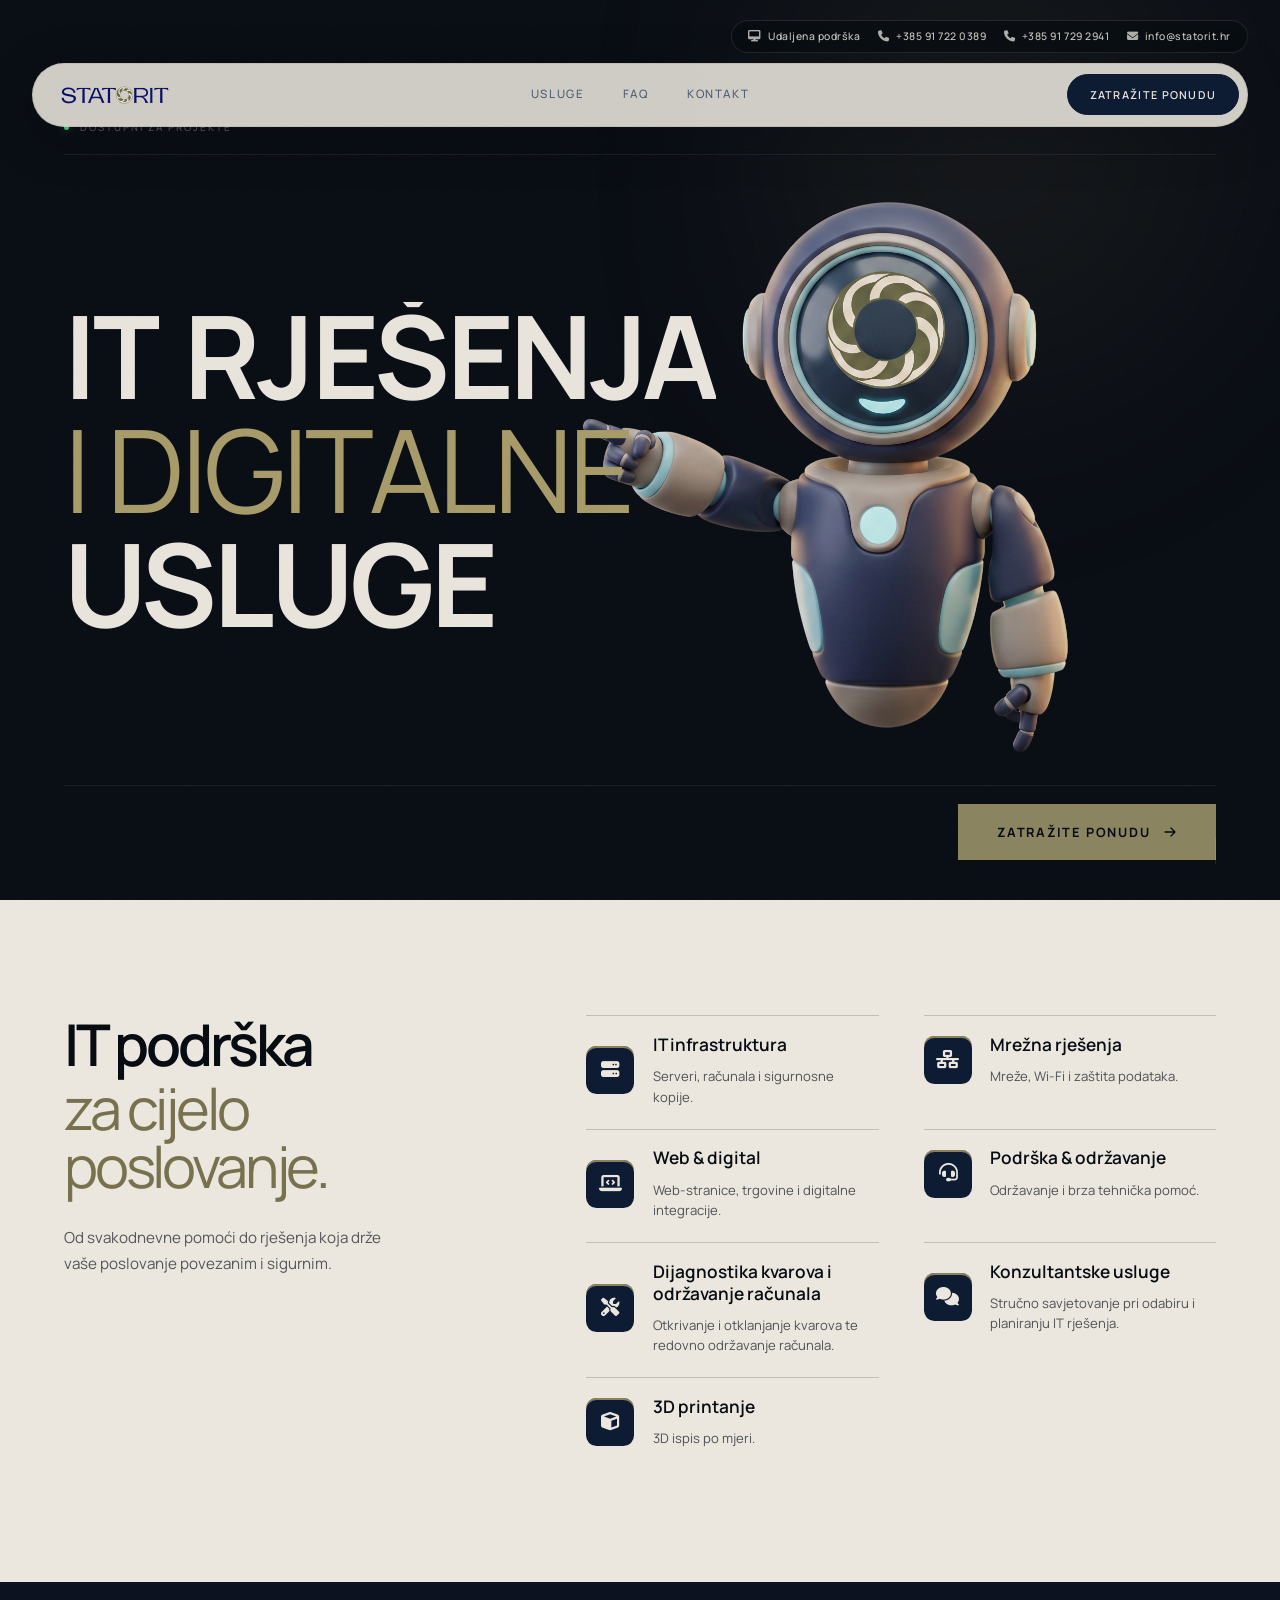
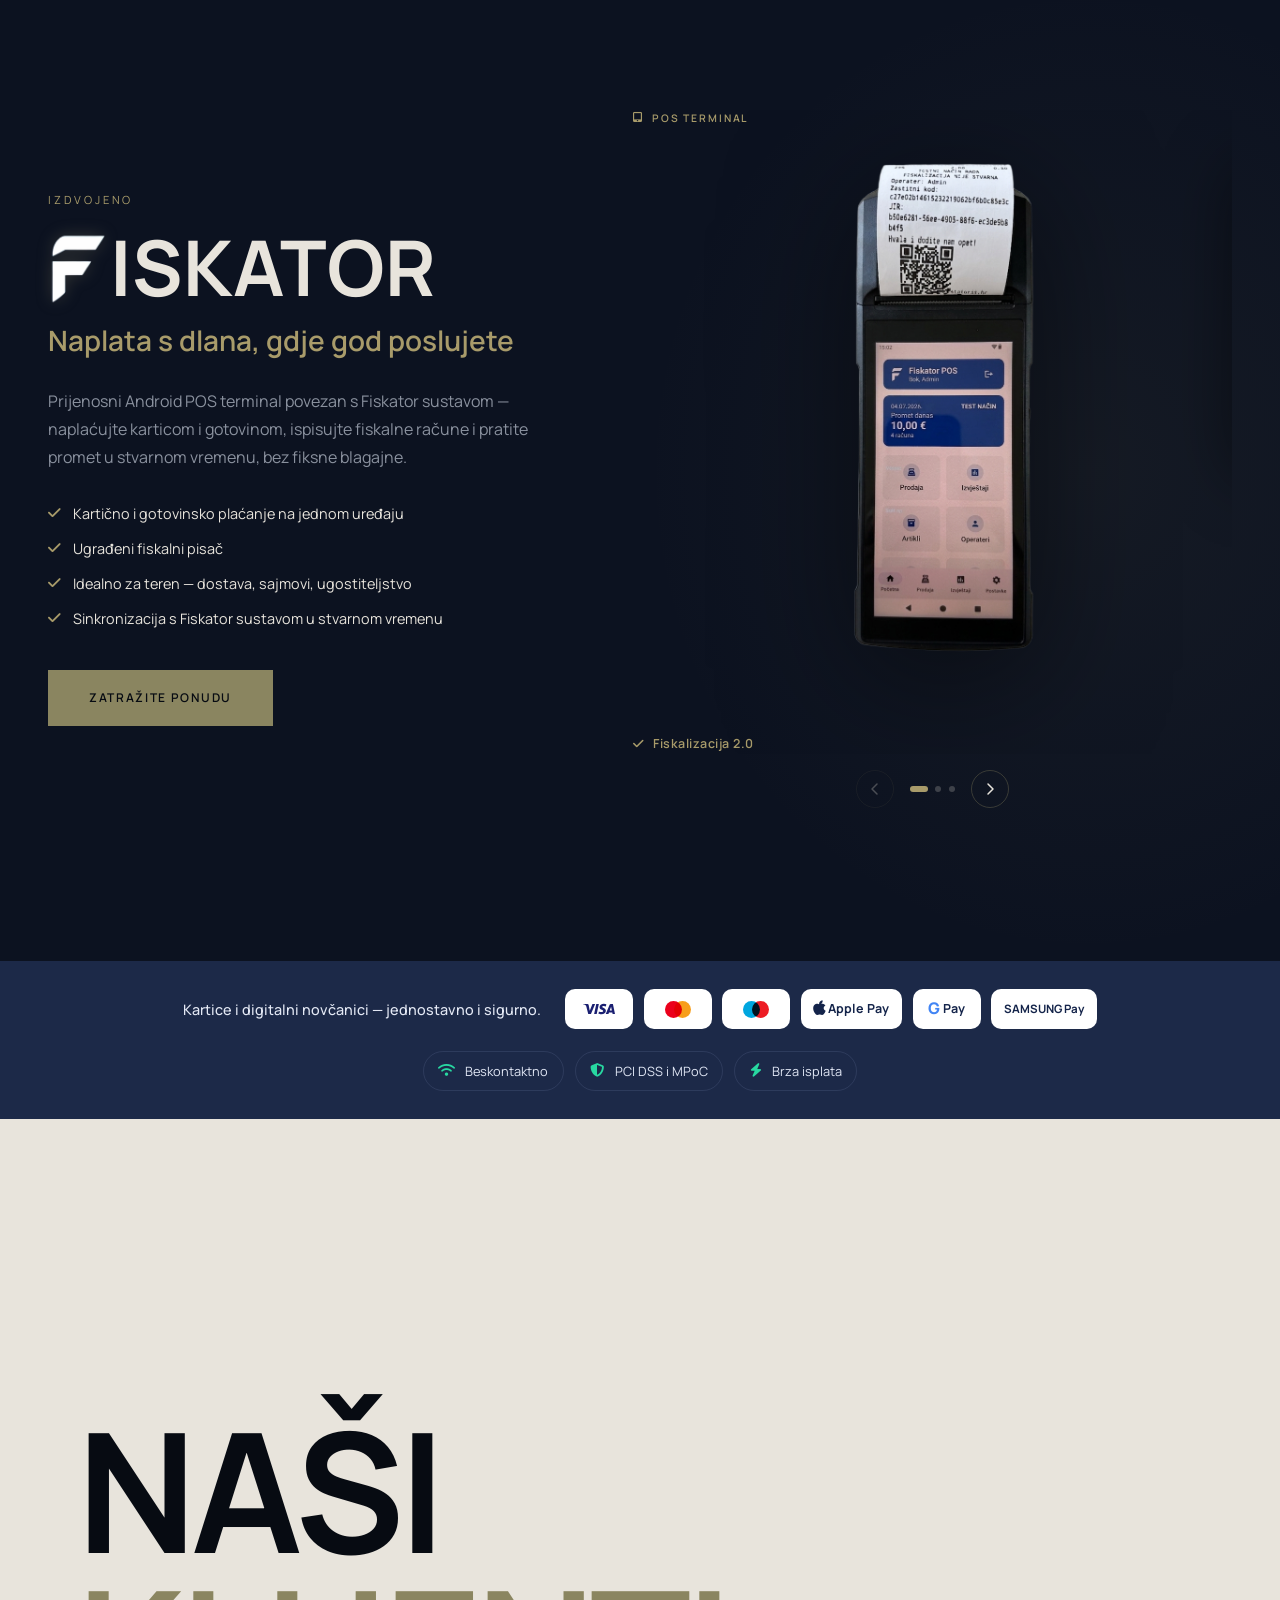
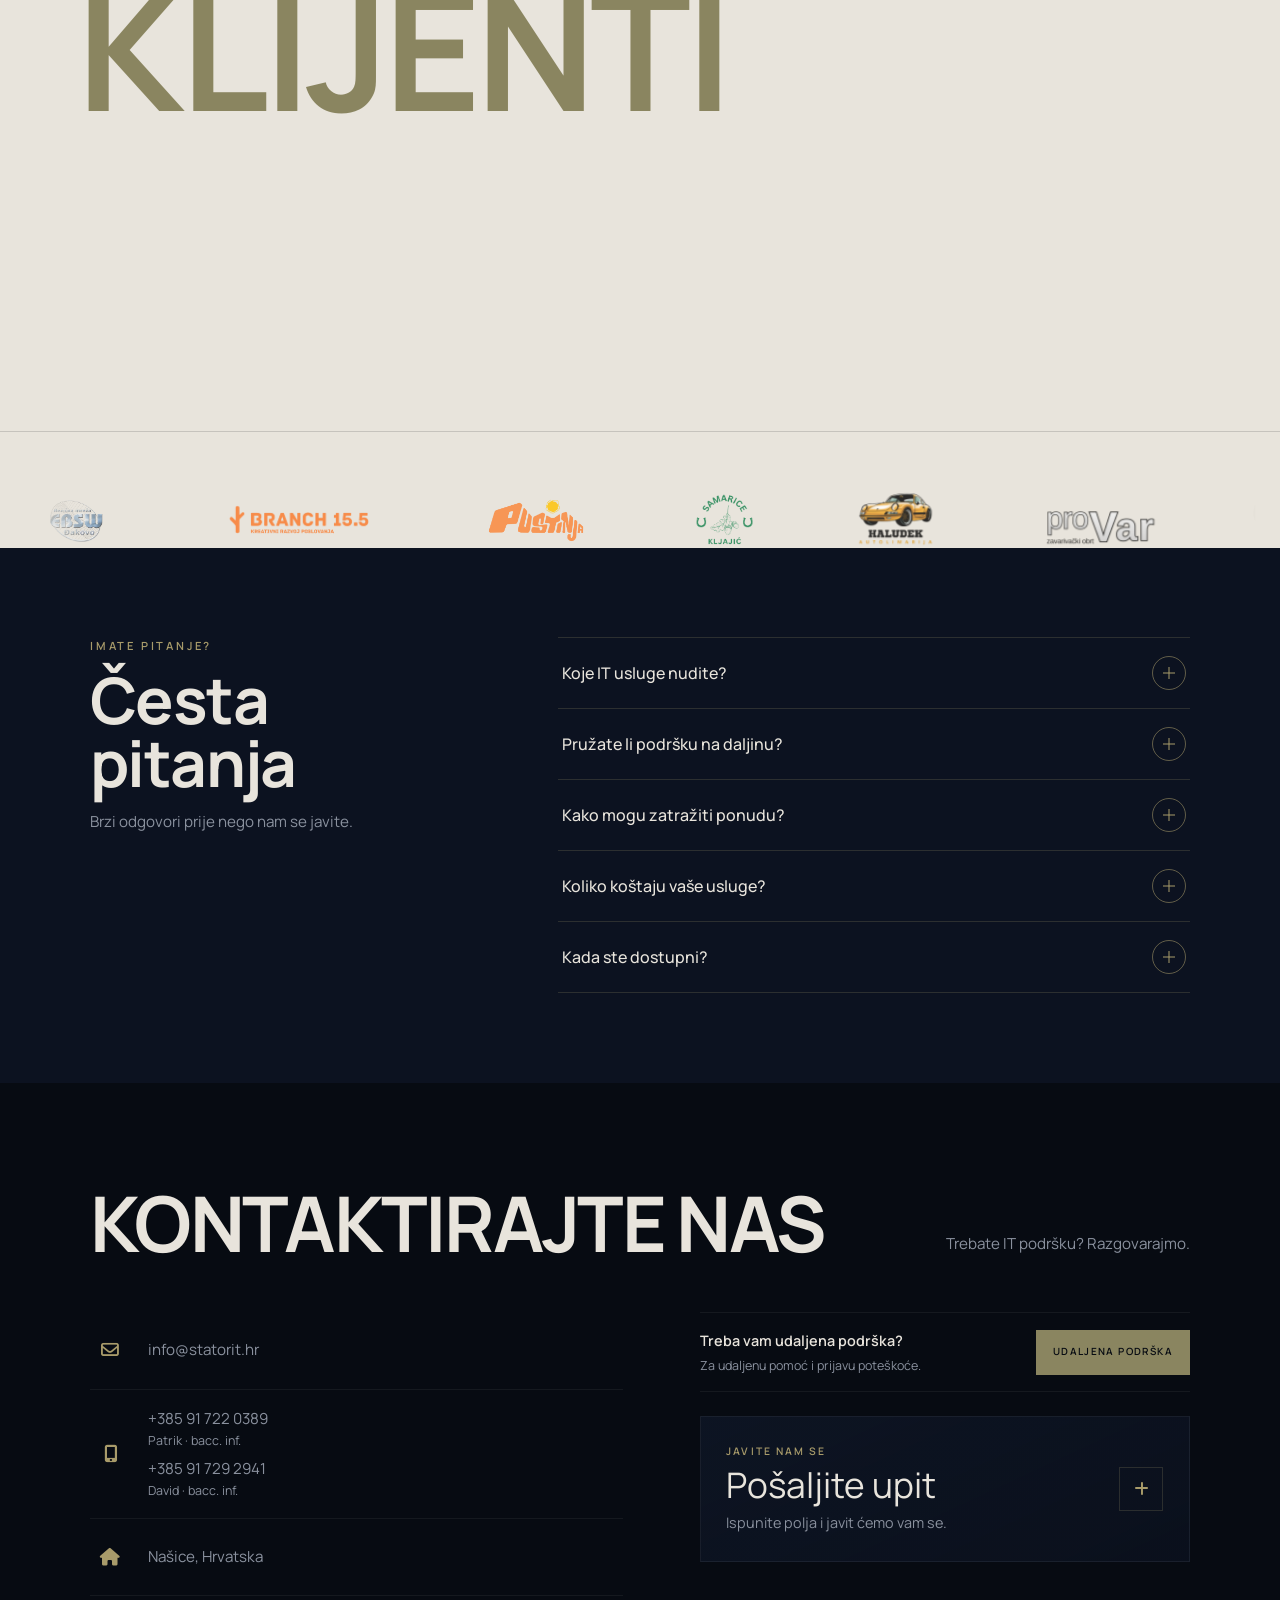
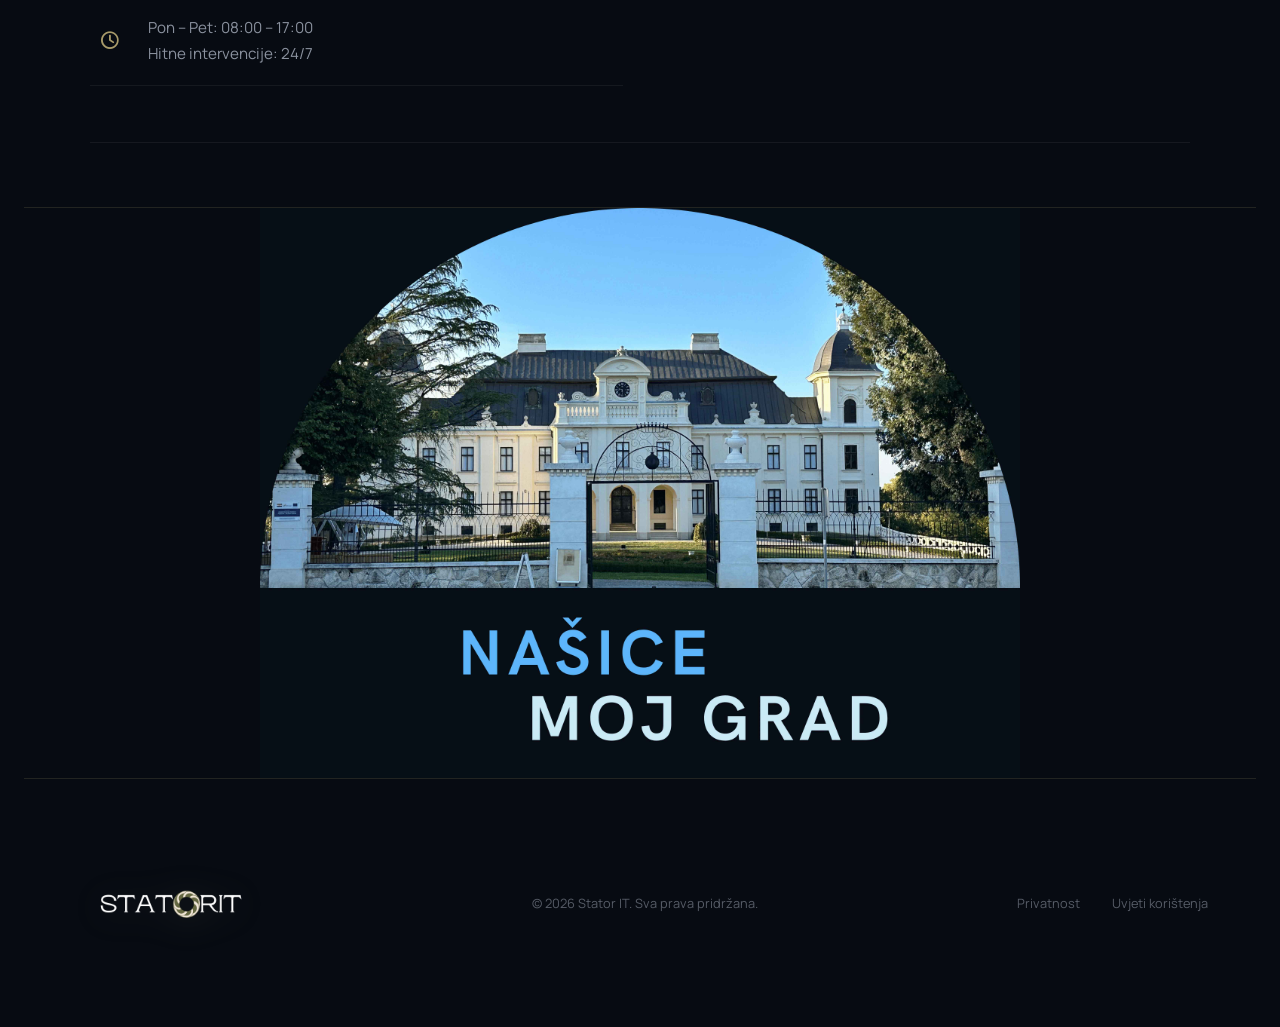
<file: index.html>
<!DOCTYPE html>
<html lang="hr">
<head>
  <meta charset="UTF-8" />
  <meta name="viewport" content="width=device-width, initial-scale=1.0" />
  <meta name="description" content="Stator IT pruža IT podršku tvrtkama u Našicama i okolici: serveri, mreže, web, održavanje računala i Fiskator POS. Dogovorite savjetovanje." />
  <meta name="robots" content="index, follow, max-image-preview:large" />
  <title>STATOR IT rješenja i usluge</title>
  <link rel="canonical" href="https://statorit.hr/" />
  <meta property="og:type" content="website" />
  <meta property="og:locale" content="hr_HR" />
  <meta property="og:site_name" content="Stator IT" />
  <meta property="og:title" content="STATOR IT rješenja i usluge" />
  <meta property="og:description" content="IT podrška za tvrtke u Našicama i okolici: serveri, mreže, web, održavanje računala i Fiskator POS." />
  <meta property="og:url" content="https://statorit.hr/" />
  <meta property="og:image" content="https://statorit.hr/assets/na.png" />
  <meta property="og:image:alt" content="Našice — grad u kojem Stator IT pruža IT podršku" />
  <meta name="twitter:card" content="summary_large_image" />
  <meta name="twitter:title" content="STATOR IT rješenja i usluge" />
  <meta name="twitter:description" content="IT podrška za tvrtke u Našicama i okolici: serveri, mreže, web, održavanje računala i Fiskator POS." />
  <meta name="twitter:image" content="https://statorit.hr/assets/na.png" />
  <meta name="theme-color" content="#070b12" />
  <link rel="icon" href="assets/favicon/favicon.ico" sizes="any" />
  <link rel="icon" href="assets/favicon/favicon.svg" type="image/svg+xml" />
  <link rel="icon" href="assets/favicon/favicon-96x96.png" type="image/png" sizes="96x96" />
  <link rel="apple-touch-icon" href="assets/favicon/apple-touch-icon.png" />
  <link rel="manifest" href="assets/favicon/site.webmanifest" />
  <link rel="preconnect" href="https://fonts.googleapis.com" />
  <link rel="preconnect" href="https://fonts.gstatic.com" crossorigin />
  <link href="https://fonts.googleapis.com/css2?family=Manrope:wght@300;400;500;600;700;800&display=swap" rel="stylesheet" />
  <link rel="stylesheet" href="https://cdnjs.cloudflare.com/ajax/libs/font-awesome/6.5.2/css/all.min.css" />
  <link rel="stylesheet" href="style.css?v=20261003-1318" />
  <script type="application/ld+json">
  {
    "@context": "https://schema.org",
    "@graph": [
      {
        "@type": "WebSite",
        "@id": "https://statorit.hr/#website",
        "url": "https://statorit.hr/",
        "name": "Stator IT",
        "inLanguage": "hr-HR",
        "publisher": { "@id": "https://statorit.hr/#business" }
      },
      {
        "@type": "LocalBusiness",
        "@id": "https://statorit.hr/#business",
        "name": "Stator IT",
        "url": "https://statorit.hr/",
        "image": "https://statorit.hr/assets/na.png",
        "logo": "https://statorit.hr/assets/logo-light.png",
        "description": "IT podrška i digitalna rješenja za tvrtke u Našicama i okolici.",
        "telephone": "+385 91 722 0389",
        "email": "info@statorit.hr",
        "areaServed": [
          { "@type": "City", "name": "Našice" },
          { "@type": "AdministrativeArea", "name": "Osječko-baranjska županija" }
        ],
        "openingHoursSpecification": [{
          "@type": "OpeningHoursSpecification",
          "dayOfWeek": ["Monday", "Tuesday", "Wednesday", "Thursday", "Friday"],
          "opens": "08:00",
          "closes": "17:00"
        }],
        "contactPoint": [
          {
            "@type": "ContactPoint",
            "telephone": "+385 91 722 0389",
            "contactType": "customer support",
            "name": "Patrik",
            "availableLanguage": "Croatian"
          },
          {
            "@type": "ContactPoint",
            "telephone": "+385 91 729 2941",
            "contactType": "customer support",
            "name": "David",
            "availableLanguage": "Croatian"
          }
        ]
      }
    ]
  }
  </script>
</head>
<body>

  <div class="preloader" id="preloader">
    <div class="preloader-inner">
      <img src="assets/logo-light.png" alt="Stator IT" class="preloader-logo" />
      <div class="preloader-bar"><div class="preloader-bar-fill"></div></div>
    </div>
  </div>

  <div class="site-header" id="siteHeader">
    <div class="header-float">
      <div class="header-utility">
        <a href="rustdesk.html" target="_blank" rel="noopener noreferrer" class="header-utility-item" title="Udaljena podrška">
          <i class="fa-solid fa-desktop" aria-hidden="true"></i>
          <span>Udaljena podrška</span>
        </a>
        <a href="tel:+385917220389" class="header-utility-item" title="Nazovite nas">
          <i class="fa-solid fa-phone" aria-hidden="true"></i>
          <span>+385 91 722 0389</span>
        </a>
        <a href="tel:+385917292941" class="header-utility-item" title="Nazovite nas">
          <i class="fa-solid fa-phone" aria-hidden="true"></i>
          <span>+385 91 729 2941</span>
        </a>
        <a href="mailto:info@statorit.hr" class="header-utility-item" title="Pošaljite mail">
          <i class="fa-solid fa-envelope" aria-hidden="true"></i>
          <span>info@statorit.hr</span>
        </a>
      </div>
      <header class="nav-pill" id="nav">
        <a href="index.html" class="nav-logo">
          <img src="assets/logo2.png" alt="Stator IT" />
        </a>
        <nav class="nav-links">
          <a href="#usluge">Usluge</a>
          <a href="#faq">FAQ</a>
          <a href="#kontakt">Kontakt</a>
        </nav>
        <a href="#kontakt" class="nav-cta">Zatražite ponudu</a>
        <button class="nav-toggle" id="navToggle" aria-label="Otvori izbornik" aria-expanded="false">
          <span></span><span></span>
        </button>
      </header>
    </div>
  </div>

  <div class="mobile-menu" id="mobileMenu">
    <div class="mobile-menu-utility">
      <a href="rustdesk.html" target="_blank" rel="noopener noreferrer"><i class="fa-solid fa-desktop"></i> Udaljena podrška</a>
      <a class="mobile-phone-link" href="tel:+385917220389"><i class="fa-solid fa-phone" aria-hidden="true"></i><span class="mobile-phone-details"><span>+385 91 722 0389</span><span class="mobile-phone-name">Patrik · bacc. inf.</span></span></a>
      <a class="mobile-phone-link" href="tel:+385917292941"><i class="fa-solid fa-phone" aria-hidden="true"></i><span class="mobile-phone-details"><span>+385 91 729 2941</span><span class="mobile-phone-name">David · bacc. inf.</span></span></a>
      <a href="mailto:info@statorit.hr"><i class="fa-solid fa-envelope"></i> info@statorit.hr</a>
    </div>
    <a href="#usluge">Usluge</a>
    <a href="#faq">FAQ</a>
    <a href="#kontakt">Kontakt</a>
  </div>

  <main>

    <section class="hero" id="hero">
      <div class="hero-noise" aria-hidden="true"></div>
      <div class="hero-orb" aria-hidden="true"></div>
      <img src="assets/lijevomaskota.png" alt="Stator IT maskota" class="hero-illustration hero-illustration--desktop" width="900" height="900" loading="eager" />

      <div class="hero-inner">
        <div class="hero-topbar">
          <div class="hero-topbar-right">
            <span class="hero-dot"></span>
            <span class="hero-topbar-text">Dostupni za projekte</span>
          </div>
        </div>

        <div class="hero-rule hero-rule--top" aria-hidden="true"></div>

        <div class="hero-body">
          <h1 class="hero-title">
            <span class="hero-title-row">
              <span class="hero-title-mask"><span class="hero-title-word">IT</span></span>
              <span class="hero-title-mask"><span class="hero-title-word">rješenja</span></span>
            </span>
            <span class="hero-title-row hero-title-row--accent">
              <span class="hero-title-mask"><span class="hero-title-word">i digitalne</span></span>
            </span>
            <span class="hero-title-row">
              <span class="hero-title-mask"><span class="hero-title-word">usluge</span></span>
            </span>
          </h1>
        </div>

        <div class="hero-rule hero-rule--bottom" aria-hidden="true"></div>

        <img src="assets/doljemaskota.png" alt="Stator IT maskota" class="hero-illustration hero-illustration--mobile" width="600" height="700" loading="eager" />

        <div class="hero-foot">
          <div class="hero-foot-right">
            <a href="#kontakt" class="hero-cta">
              <span>Zatražite ponudu</span>
              <svg width="14" height="14" viewBox="0 0 14 14" fill="none" aria-hidden="true">
                <path d="M2 7h10M8 3l4 4-4 4" stroke="currentColor" stroke-width="1.3" stroke-linecap="round" stroke-linejoin="round"/>
              </svg>
            </a>
          </div>
        </div>
      </div>

      <div class="hero-scroll" aria-hidden="true">
        <div class="hero-scroll-bar"><div class="hero-scroll-fill"></div></div>
      </div>
    </section>

    <section class="services" id="usluge" aria-labelledby="services-title">
      <div class="services-layout">
        <header class="services-header">
          <h2 class="services-title" id="services-title">IT podrška <em>za cijelo poslovanje.</em></h2>
          <p class="services-intro">
            Od svakodnevne pomoći do rješenja koja drže vaše poslovanje povezanim i sigurnim.
          </p>
        </header>

        <div class="services-grid">
          <article class="service-card" data-number="01">
            <span class="service-icon" aria-hidden="true"><i class="fa-solid fa-server"></i></span>
            <h3>IT infrastruktura</h3>
            <p>Serveri, računala i sigurnosne kopije.</p>
          </article>
          <article class="service-card" data-number="02">
            <span class="service-icon" aria-hidden="true"><i class="fa-solid fa-network-wired"></i></span>
            <h3>Mrežna rješenja</h3>
            <p>Mreže, Wi-Fi i zaštita podataka.</p>
          </article>
          <article class="service-card" data-number="03">
            <span class="service-icon" aria-hidden="true"><i class="fa-solid fa-laptop-code"></i></span>
            <h3>Web &amp; digital</h3>
            <p>Web-stranice, trgovine i digitalne integracije.</p>
          </article>
          <article class="service-card" data-number="04">
            <span class="service-icon" aria-hidden="true"><i class="fa-solid fa-headset"></i></span>
            <h3>Podrška &amp; održavanje</h3>
            <p>Održavanje i brza tehnička pomoć.</p>
          </article>
          <article class="service-card" data-number="05">
            <span class="service-icon" aria-hidden="true"><i class="fa-solid fa-screwdriver-wrench"></i></span>
            <h3>Dijagnostika kvarova i održavanje računala</h3>
            <p>Otkrivanje i otklanjanje kvarova te redovno održavanje računala.</p>
          </article>
          <article class="service-card" data-number="06">
            <span class="service-icon" aria-hidden="true"><i class="fa-solid fa-comments"></i></span>
            <h3>Konzultantske usluge</h3>
            <p>Stručno savjetovanje pri odabiru i planiranju IT rješenja.</p>
          </article>
          <article class="service-card" data-number="07">
            <span class="service-icon" aria-hidden="true"><i class="fa-solid fa-cube"></i></span>
            <h3>3D printanje</h3>
            <p>3D ispis po mjeri.</p>
          </article>
        </div>
      </div>
    </section>

    <section class="showcase" id="fiskator">
      <div class="showcase-inner">
        <div class="showcase-text">
          <span class="showcase-label">IZDVOJENO</span>
          <h2 class="showcase-title">
            <span class="showcase-title-logo-wrap">
              <img src="assets/FiskatorLogoApp.png" alt="F" class="showcase-title-logo" />
            </span><span class="showcase-title-rest">ISKATOR</span>
          </h2>
          <div class="sc-text-inner" id="scInner">
            <p class="showcase-tagline" id="scTagline">Naplata s dlana, gdje god poslujete</p>
            <p class="showcase-desc" id="scDesc">
              Prijenosni Android POS terminal povezan s Fiskator sustavom — naplaćujte karticom i gotovinom,
              ispisujte fiskalne račune i pratite promet u stvarnom vremenu, bez fiksne blagajne.
            </p>
            <ul class="showcase-features" id="scFeatures">
              <li><i class="fa-solid fa-check"></i> Kartično i gotovinsko plaćanje na jednom uređaju</li>
              <li><i class="fa-solid fa-check"></i> Ugrađeni fiskalni pisač</li>
              <li><i class="fa-solid fa-check"></i> Idealno za teren — dostava, sajmovi, ugostiteljstvo</li>
              <li><i class="fa-solid fa-check"></i> Sinkronizacija s Fiskator sustavom u stvarnom vremenu</li>
            </ul>
            <a href="#kontakt" class="btn btn-primary showcase-cta" id="scCta">Zatražite ponudu</a>
          </div>
        </div>
        <div class="showcase-visual">
          <div class="sc-carousel">
            <div class="sc-track-wrap">
              <div class="sc-track">

                <!-- Slide 1: POS terminal -->
                <div class="sc-slide">
                  <span class="sc-tag"><i class="fa-solid fa-tablet-screen-button"></i> POS terminal</span>
                  <div class="sc-pos-wrap">
                    <img src="assets/pos-terminal.png" alt="Fiskator POS handheld terminal" class="sc-pos-photo" />
                  </div>
                  <p class="sc-compliance-note"><i class="fa-solid fa-check" aria-hidden="true"></i> Fiskalizacija 2.0</p>
                </div>

                <!-- Slide 2: Računalna aplikacija -->
                <div class="sc-slide">
                  <span class="sc-tag"><i class="fa-solid fa-display"></i> Računalna aplikacija</span>
                  <div class="showcase-image-wrap">
                    <img src="assets/fiskator.png" alt="Fiskator desktop" class="showcase-image" />
                  </div>
                  <p class="sc-compliance-note"><i class="fa-solid fa-check" aria-hidden="true"></i> Fiskalizacija 2.0</p>
                </div>

                <!-- Slide 3: Mobilna aplikacija -->
                <div class="sc-slide">
                  <span class="sc-tag"><i class="fa-solid fa-mobile-screen"></i> Mobilna aplikacija</span>
                  <div class="sc-phone-wrap">
                    <img src="assets/mob.png" alt="Fiskator mobilna aplikacija na telefonu" class="sc-mobile-app-photo" />
                  </div>
                  <p class="sc-compliance-note"><i class="fa-solid fa-check" aria-hidden="true"></i> Fiskalizacija 2.0</p>
                </div>

              </div>
            </div>

            <div class="sc-controls">
              <button class="sc-btn sc-prev" aria-label="Prethodni">
                <svg width="16" height="16" viewBox="0 0 16 16" fill="none"><path d="M10 3L5 8L10 13" stroke="currentColor" stroke-width="1.5" stroke-linecap="round" stroke-linejoin="round"/></svg>
              </button>
              <div class="sc-dots"></div>
              <button class="sc-btn sc-next" aria-label="Sljedeći">
                <svg width="16" height="16" viewBox="0 0 16 16" fill="none"><path d="M6 3L11 8L6 13" stroke="currentColor" stroke-width="1.5" stroke-linecap="round" stroke-linejoin="round"/></svg>
              </button>
            </div>
          </div>
        </div>
      </div>
    </section>

    <section class="payment-strip" aria-label="Načini plaćanja i sigurnost">
      <div class="payment-strip-inner">
        <div class="payment-strip-top">
          <p class="payment-strip-message">Kartice i digitalni novčanici — jednostavno i sigurno.</p>
          <ul class="payment-brands" aria-label="Podržani načini plaćanja">
            <li class="payment-brand payment-brand--visa" aria-label="Visa">
              <svg fill="#1A1F71" role="img" viewBox="0 0 24 24" xmlns="http://www.w3.org/2000/svg" aria-labelledby="visaLogoTitle">
                <title id="visaLogoTitle">Visa</title>
                <path d="M9.112 8.262L5.97 15.758H3.92L2.374 9.775c-.094-.368-.175-.503-.461-.658C1.447 8.864.677 8.627 0 8.479l.046-.217h3.3a.904.904 0 01.894.764l.817 4.338 2.018-5.102zm8.033 5.049c.008-1.979-2.736-2.088-2.717-2.972.006-.269.262-.555.822-.628a3.66 3.66 0 011.913.336l.34-1.59a5.207 5.207 0 00-1.814-.333c-1.917 0-3.266 1.02-3.278 2.479-.012 1.079.963 1.68 1.698 2.04.756.367 1.01.603 1.006.931-.005.504-.602.725-1.16.734-.975.015-1.54-.263-1.992-.473l-.351 1.642c.453.208 1.289.39 2.156.398 2.037 0 3.37-1.006 3.377-2.564m5.061 2.447H24l-1.565-7.496h-1.656a.883.883 0 00-.826.55l-2.909 6.946h2.036l.405-1.12h2.488zm-2.163-2.656l1.02-2.815.588 2.815zm-8.16-4.84l-1.603 7.496H8.34l1.605-7.496z"/>
              </svg>
            </li>
            <li class="payment-brand payment-brand--mastercard" aria-label="Mastercard">
              <span class="mastercard-symbol" aria-hidden="true"><i></i><i></i></span>
              <span class="sr-only">Mastercard</span>
            </li>
            <li class="payment-brand payment-brand--maestro" aria-label="Maestro">
              <span class="maestro-symbol" aria-hidden="true"><i></i><i></i></span>
              <span class="sr-only">Maestro</span>
            </li>
            <li class="payment-brand payment-brand--apple">Apple Pay</li>
            <li class="payment-brand payment-brand--google"><span aria-hidden="true">G</span> Pay</li>
            <li class="payment-brand payment-brand--samsung">SAMSUNG Pay</li>
          </ul>
        </div>
        <ul class="payment-benefits" aria-label="Prednosti plaćanja">
          <li><i class="fa-solid fa-wifi" aria-hidden="true"></i> Beskontaktno</li>
          <li><i class="fa-solid fa-shield-halved" aria-hidden="true"></i> PCI DSS i MPoC</li>
          <li><i class="fa-solid fa-bolt" aria-hidden="true"></i> Brza isplata</li>
        </ul>
      </div>
    </section>

    <section class="portfolio" id="klijenti">
      <div class="portfolio-inner">
        <div class="portfolio-title-scene">
          <h2 class="portfolio-title">Naši</h2>
          <h2 class="portfolio-title accent-text">klijenti</h2>
        </div>

        <div class="portfolio-clients">
          <div class="clients-marquee">
            <div class="clients-track">
              <div class="client-logo"><img src="assets/ebsw.png" alt="EBSW" width="160" height="64" /></div>
              <div class="client-logo"><img src="assets/branch2.png" alt="Branch 2" width="160" height="64" /></div>
              <div class="client-logo"><img src="assets/pustinja.png" alt="Pustinja" width="160" height="64" /></div>
              <div class="client-logo"><img src="assets/samarice.png" alt="Samarice" width="160" height="64" /></div>
              <div class="client-logo"><img src="assets/haludek.png" alt="Haludek" width="160" height="64" /></div>
              <div class="client-logo"><img src="assets/provar.png" alt="Provar" width="160" height="64" /></div>
              <div class="client-logo"><img src="assets/automotorefres.png" alt="Automoto Refres" width="160" height="64" /></div>
              <div class="client-logo"><img src="assets/celik.PNG" alt="Čelik-Mont" width="160" height="64" /></div>
              <div class="client-logo" aria-hidden="true"><img src="assets/ebsw.png" alt="" width="160" height="64" /></div>
              <div class="client-logo" aria-hidden="true"><img src="assets/branch2.png" alt="" width="160" height="64" /></div>
              <div class="client-logo" aria-hidden="true"><img src="assets/pustinja.png" alt="" width="160" height="64" /></div>
              <div class="client-logo" aria-hidden="true"><img src="assets/samarice.png" alt="" width="160" height="64" /></div>
              <div class="client-logo" aria-hidden="true"><img src="assets/haludek.png" alt="" width="160" height="64" /></div>
              <div class="client-logo" aria-hidden="true"><img src="assets/provar.png" alt="" width="160" height="64" /></div>
              <div class="client-logo" aria-hidden="true"><img src="assets/automotorefres.png" alt="" width="160" height="64" /></div>
              <div class="client-logo" aria-hidden="true"><img src="assets/celik.PNG" alt="" width="160" height="64" /></div>
            </div>
          </div>
        </div>
      </div>
    </section>

    <section class="faq-section" id="faq" aria-labelledby="faq-title">
      <div class="faq-inner">
        <div class="faq-heading">
          <span class="section-label">Imate pitanje?</span>
          <h2 id="faq-title">Česta pitanja</h2>
          <p>Brzi odgovori prije nego nam se javite.</p>
        </div>

        <div class="faq-list">
          <details class="faq-item">
            <summary>
              <span class="faq-question">Koje IT usluge nudite?</span>
              <span class="faq-toggle" aria-hidden="true"></span>
            </summary>
            <div class="faq-answer">
              <p>Pomažemo s računalima, serverima, mrežama, web-stranicama, održavanjem, Fiskator rješenjima i 3D printanjem.</p>
            </div>
          </details>
          <details class="faq-item">
            <summary>
              <span class="faq-question">Pružate li podršku na daljinu?</span>
              <span class="faq-toggle" aria-hidden="true"></span>
            </summary>
            <div class="faq-answer">
              <p>Da. Otvorite stranicu <a href="rustdesk.html">Udaljena podrška</a> i pošaljite nam ID uređaja te opis poteškoće.</p>
            </div>
          </details>
          <details class="faq-item">
            <summary>
              <span class="faq-question">Kako mogu zatražiti ponudu?</span>
              <span class="faq-toggle" aria-hidden="true"></span>
            </summary>
            <div class="faq-answer">
              <p><a href="#kontakt">Pošaljite nam upit</a> s kratkim opisom što vam treba. Javit ćemo vam se kako bismo dogovorili sljedeće korake.</p>
            </div>
          </details>
          <details class="faq-item">
            <summary>
              <span class="faq-question">Koliko koštaju vaše usluge?</span>
              <span class="faq-toggle" aria-hidden="true"></span>
            </summary>
            <div class="faq-answer">
              <p>Cijena ovisi o vrsti i opsegu posla. Nakon što čujemo detalje, možemo vam pripremiti ponudu.</p>
            </div>
          </details>
          <details class="faq-item">
            <summary>
              <span class="faq-question">Kada ste dostupni?</span>
              <span class="faq-toggle" aria-hidden="true"></span>
            </summary>
            <div class="faq-answer">
              <p>Redovno radno vrijeme je ponedjeljak–petak od 08:00 do 17:00. Hitne intervencije dostupne su 24/7.</p>
            </div>
          </details>
        </div>
      </div>
    </section>

    <footer class="footer" id="kontakt">
      <div class="footer-hero">
        <div class="footer-title-wrap">
          <h2 class="footer-title footer-title-animation">Kontaktirajte nas</h2>
        </div>
        <p class="footer-sub">Trebate IT podršku? Razgovarajmo.</p>
      </div>

      <div class="footer-grid">
        <div class="footer-contact">
          <div class="contact-block">
            <span class="contact-icon" aria-hidden="true"><i class="fa-regular fa-envelope"></i></span>
            <div class="contact-detail">
              <span class="contact-label sr-only">E-mail</span>
              <p><a href="mailto:info@statorit.hr">info@statorit.hr</a></p>
            </div>
          </div>
          <div class="contact-block">
            <span class="contact-icon" aria-hidden="true"><i class="fa-solid fa-mobile-screen-button"></i></span>
            <div class="contact-detail">
              <span class="contact-label sr-only">Telefon</span>
              <p>
                <a class="contact-phone-link" href="tel:+385917220389">+385 91 722 0389<span>Patrik · bacc. inf.</span></a>
                <a class="contact-phone-link" href="tel:+385917292941">+385 91 729 2941<span>David · bacc. inf.</span></a>
              </p>
            </div>
          </div>
          <div class="contact-block">
            <span class="contact-icon" aria-hidden="true"><i class="fa-solid fa-house"></i></span>
            <div class="contact-detail">
              <span class="contact-label sr-only">Lokacija</span>
              <p>Našice, Hrvatska</p>
            </div>
          </div>
          <div class="contact-block">
            <span class="contact-icon" aria-hidden="true"><i class="fa-regular fa-clock"></i></span>
            <div class="contact-detail">
              <span class="contact-label sr-only">Radno vrijeme</span>
              <p>Pon – Pet: 08:00 – 17:00<br/>Hitne intervencije: 24/7</p>
            </div>
          </div>
        </div>

        <div class="footer-inquiry-column">
          <div class="remote-support-shortcut">
            <div>
              <h3>Treba vam udaljena podrška?</h3>
              <p>Za udaljenu pomoć i prijavu poteškoće.</p>
            </div>
            <a class="btn btn-primary" href="rustdesk.html" target="_blank" rel="noopener noreferrer">Udaljena podrška</a>
          </div>
          <form class="footer-form" id="generalInquiryForm" data-email-form action="https://formsubmit.co/ajax/info@statorit.hr" method="POST">
            <details class="inquiry-disclosure">
              <summary class="inquiry-heading">
                <span class="inquiry-heading-copy">
                  <span class="contact-label">JAVITE NAM SE</span>
                  <span class="support-form-title">Pošaljite upit</span>
                  <span class="support-form-intro">Ispunite polja i javit ćemo vam se.</span>
                </span>
                <span class="inquiry-toggle-icon" aria-hidden="true"><i class="fa-solid fa-plus"></i></span>
              </summary>
              <div class="inquiry-panel">
                <div class="inquiry-panel-inner">
                  <input type="hidden" name="_subject" value="Novi opći upit sa stranice Stator IT">
                  <input type="hidden" name="_template" value="table">
                  <div class="support-honeypot" aria-hidden="true">
                    <label for="inquiryWebsite">Ostavite ovo polje prazno</label>
                    <input id="inquiryWebsite" type="text" name="_honey" tabindex="-1" autocomplete="off">
                  </div>
                  <div class="inquiry-fields">
                    <label>
                      <span>Ime i prezime <span class="field-required" aria-hidden="true">*</span></span>
                      <input type="text" name="name" placeholder="Npr. Ana Horvat" autocomplete="name" required />
                    </label>
                    <label>
                      <span>E-mail za odgovor <span class="field-required" aria-hidden="true">*</span></span>
                      <input type="email" name="email" autocomplete="email" required />
                    </label>
                    <label class="inquiry-message">
                      <span>Poruka <span class="field-required" aria-hidden="true">*</span></span>
                      <textarea name="message" rows="4" maxlength="2000" placeholder="Napišite kratko kako vam možemo pomoći." required></textarea>
                    </label>
                  </div>
                  <p class="support-form-status" role="status" aria-live="polite"></p>
                  <button type="submit" class="btn btn-primary">
                    <span>Pošalji upit</span>
                    <i class="fa-solid fa-arrow-right" aria-hidden="true"></i>
                  </button>
                </div>
              </div>
            </details>
          </form>
        </div>
      </div>

      <div class="footer-map">
        <img src="assets/na.png" alt="Našice, moj grad" loading="lazy" />
      </div>

      <div class="footer-bottom">
        <a href="index.html" class="footer-logo">
          <img src="assets/logo-light.png" alt="Stator IT" />
        </a>
        <p class="copyright">© 2026 Stator IT. Sva prava pridržana.</p>
        <div class="footer-links">
          <a href="#">Privatnost</a>
          <a href="#">Uvjeti korištenja</a>
        </div>
      </div>
    </footer>

  </main>

  <script src="form-submit.js"></script>
  <script src="main.js?v=20261003-1235"></script>
</body>
</html>
</file>
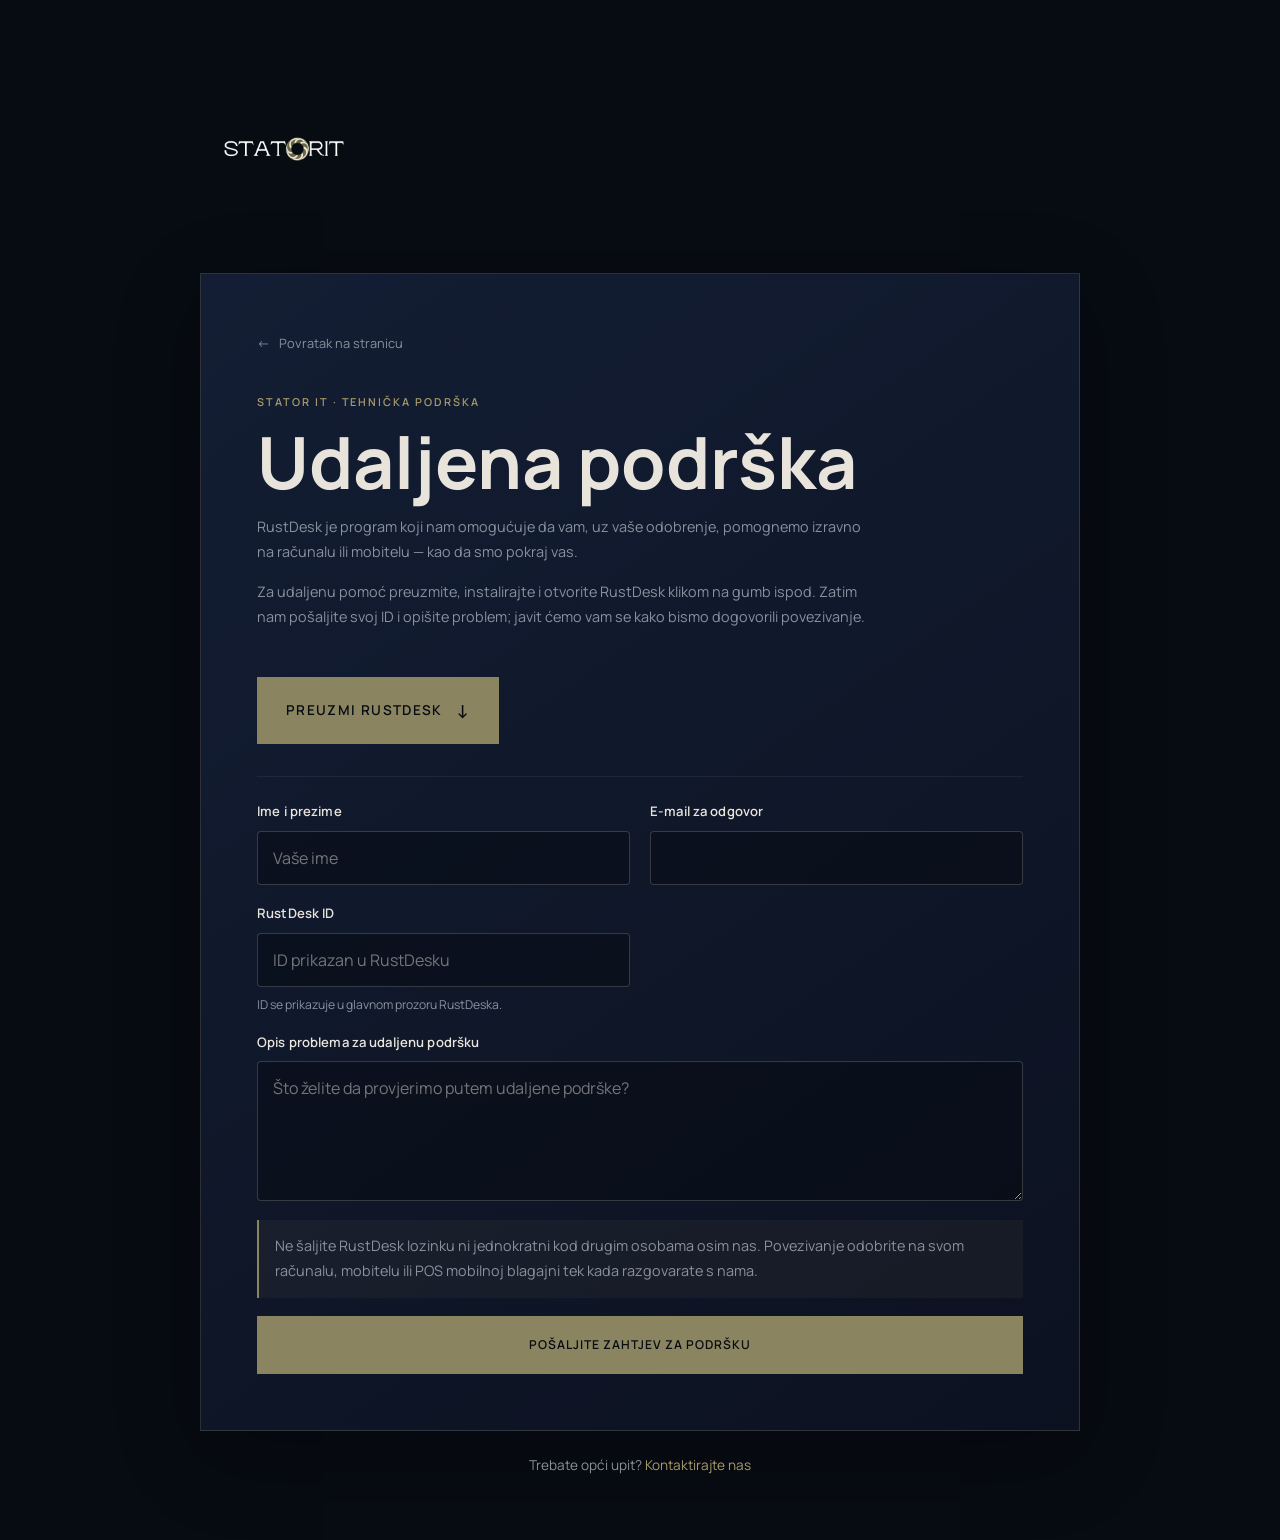
<file: rustdesk.html>
<!DOCTYPE html>
<html lang="hr">
<head>
  <meta charset="UTF-8" />
  <meta name="viewport" content="width=device-width, initial-scale=1.0" />
  <meta name="description" content="Trebate pomoć na računalu na daljinu? Preuzmite RustDesk i zatražite udaljenu IT podršku od Stator IT-a u Našicama." />
  <title>Udaljena podrška putem RustDeska | Stator IT</title>
  <meta name="robots" content="index, follow, max-image-preview:large" />
  <link rel="canonical" href="https://statorit.hr/rustdesk.html" />
  <meta property="og:type" content="website" />
  <meta property="og:locale" content="hr_HR" />
  <meta property="og:site_name" content="Stator IT" />
  <meta property="og:title" content="Udaljena podrška putem RustDeska | Stator IT" />
  <meta property="og:description" content="Preuzmite RustDesk i zatražite udaljenu IT podršku od Stator IT-a u Našicama." />
  <meta property="og:url" content="https://statorit.hr/rustdesk.html" />
  <meta name="twitter:card" content="summary" />
  <meta name="theme-color" content="#070b12" />
  <link rel="icon" href="assets/favicon/favicon.ico" sizes="any" />
  <link rel="icon" href="assets/favicon/favicon.svg" type="image/svg+xml" />
  <link rel="icon" href="assets/favicon/favicon-96x96.png" type="image/png" sizes="96x96" />
  <link rel="apple-touch-icon" href="assets/favicon/apple-touch-icon.png" />
  <link rel="manifest" href="assets/favicon/site.webmanifest" />
  <link rel="preconnect" href="https://fonts.googleapis.com" />
  <link rel="preconnect" href="https://fonts.gstatic.com" crossorigin />
  <link href="https://fonts.googleapis.com/css2?family=Manrope:wght@300;400;500;600;700;800&display=swap" rel="stylesheet" />
  <link rel="stylesheet" href="style.css?v=20261003-1318" />
</head>
<body class="support-page">
  <main class="support-page-main">
    <a class="support-page-logo" href="index.html" aria-label="Natrag na Stator IT">
      <img src="assets/logo-light.png" alt="Stator IT" />
    </a>
    <section class="support-page-card" aria-labelledby="supportPageTitle">
      <a class="support-back-link" href="index.html"><span aria-hidden="true">←</span> Povratak na stranicu</a>
      <p class="support-eyebrow">STATOR IT · TEHNIČKA PODRŠKA</p>
      <h1 class="support-form-title" id="supportPageTitle">Udaljena podrška</h1>
      <p class="support-form-intro">
        RustDesk je program koji nam omogućuje da vam, uz vaše odobrenje, pomognemo izravno na računalu ili mobitelu — kao da smo pokraj vas.
      </p>
      <p class="support-form-intro">
        Za udaljenu pomoć preuzmite, instalirajte i otvorite RustDesk klikom na gumb ispod. Zatim nam pošaljite svoj ID i opišite problem; javit ćemo vam se kako bismo dogovorili povezivanje.
      </p>
      <a class="btn btn-primary support-download-button" href="https://rustdesk.com/download/" target="_blank" rel="noopener noreferrer">
        Preuzmi RustDesk <span aria-hidden="true">↓</span>
      </a>
      <form class="footer-form support-request-form" id="rustdeskSupportForm" data-email-form action="https://formsubmit.co/ajax/info@statorit.hr" method="POST">
        <input type="hidden" name="_subject" value="Zahtjev za RustDesk udaljenu podršku">
        <input type="hidden" name="_template" value="table">
        <div class="support-honeypot" aria-hidden="true">
          <label for="supportWebsite">Ostavite ovo polje prazno</label>
          <input id="supportWebsite" type="text" name="_honey" tabindex="-1" autocomplete="off">
        </div>
        <label>
          <span>Ime i prezime</span>
          <input type="text" name="name" placeholder="Vaše ime" autocomplete="name" required />
        </label>
        <label>
          <span>E-mail za odgovor</span>
          <input type="email" name="email" autocomplete="email" required />
        </label>
        <label>
          <span>RustDesk ID</span>
          <input type="text" name="rustdesk_id" placeholder="ID prikazan u RustDesku" autocomplete="off" required />
          <small class="support-field-hint">ID se prikazuje u glavnom prozoru RustDeska.</small>
        </label>
        <label>
          <span>Opis problema za udaljenu podršku</span>
          <textarea name="problem" rows="4" maxlength="2000" placeholder="Što želite da provjerimo putem udaljene podrške?" required></textarea>
        </label>
        <p class="support-security-note">
          Ne šaljite RustDesk lozinku ni jednokratni kod drugim osobama osim nas. Povezivanje odobrite na svom računalu, mobitelu ili POS mobilnoj blagajni tek kada razgovarate s nama.
        </p>
        <p class="support-form-status" role="status" aria-live="polite"></p>
        <button type="submit" class="btn btn-primary">Pošaljite zahtjev za podršku</button>
      </form>
    </section>
    <p class="support-page-contact">Trebate opći upit? <a href="index.html#kontakt">Kontaktirajte nas</a></p>
  </main>
  <script src="form-submit.js"></script>
</body>
</html>
</file>
<file: style.css>
:root {
  --bg-deep: #070b12;
  --bg-main: #0c1220;
  --bg-elevated: #111a2e;
  --bg-card: #141f35;
  --navy: #0d1b33;
  --accent: #8a8560;
  --accent-bright: #a89b6a;
  --accent-dim: #5c5840;
  --cream: #ebe7df;
  --text: #e8e4dc;
  --text-muted: #8a919e;
  --text-faint: rgba(232, 228, 220, 0.12);
  --border: rgba(138, 133, 96, 0.25);
  --border-subtle: rgba(255, 255, 255, 0.06);
  --nav-text-muted: #4f5d78;
  --font-display: "Manrope", system-ui, sans-serif;
  --font-body: "Manrope", system-ui, sans-serif;
  --radius: 0px;
  --nav-utility-h: 0px;
  --nav-h: 64px;
  --header-h: clamp(6.5rem, 11vh, 8.5rem);
}

*, *::before, *::after { box-sizing: border-box; margin: 0; padding: 0; }

html { scrollbar-width: none; }
html::-webkit-scrollbar { display: none; }

body {
  font-family: var(--font-body);
  background: var(--bg-deep);
  color: var(--text);
  overflow-x: hidden;
  overflow-y: auto;
  -webkit-overflow-scrolling: touch;
  touch-action: pan-y;
  line-height: 1.6;
  -webkit-font-smoothing: antialiased;
}

img { max-width: 100%; display: block; }
a { color: inherit; text-decoration: none; }
button { font: inherit; border: none; background: none; cursor: pointer; }

/* PRELOADER */
.preloader {
  position: fixed; inset: 0; z-index: 9999;
  background: var(--bg-deep);
  display: flex; align-items: center; justify-content: center;
  transition: opacity 0.35s ease, visibility 0.35s ease;
}
.preloader.is-hidden { opacity: 0; visibility: hidden; pointer-events: none; }
.preloader-inner { display: flex; flex-direction: column; align-items: center; gap: 2rem; }
.preloader-logo { width: clamp(280px, 60vw, 560px); height: auto; }
.preloader-bar { width: 180px; height: 2px; background: var(--border-subtle); overflow: hidden; }
.preloader-bar-fill { width: 0%; height: 100%; background: var(--accent); }

/* HEADER — floating awwwards pill */
.site-header {
  position: fixed; top: 0; left: 0; right: 0; z-index: 100;
  padding: clamp(0.75rem, 2vw, 1.25rem) clamp(1rem, 3vw, 2rem);
  pointer-events: none;
  transition: transform 0.45s cubic-bezier(0.22, 1, 0.36, 1);
}
.header-float {
  max-width: 1320px; margin: 0 auto;
  display: flex; flex-direction: column; align-items: flex-end; gap: 0.6rem;
}
.header-utility {
  pointer-events: auto;
  display: flex; align-items: center; flex-wrap: wrap; justify-content: flex-end;
  gap: 0.35rem 1.1rem;
  padding: 0.45rem 1rem;
  background: rgba(7, 11, 18, 0.55);
  backdrop-filter: blur(14px);
  -webkit-backdrop-filter: blur(14px);
  border: 1px solid rgba(255, 255, 255, 0.1);
  border-radius: 999px;
}
.header-utility-item {
  display: inline-flex; align-items: center; gap: 0.4rem;
  font-size: 0.65rem; font-weight: 500; letter-spacing: 0.05em;
  color: rgba(235, 231, 223, 0.88);
  white-space: nowrap;
  transition: color 0.25s;
}
.header-utility-item i { font-size: 0.7rem; opacity: 0.85; }
.header-utility-item:hover { color: var(--accent-bright); }
.nav-pill {
  pointer-events: auto;
  width: 100%;
  height: var(--nav-h);
  display: flex; align-items: center; justify-content: space-between;
  gap: 1rem;
  padding: 0.5rem 0.5rem 0.5rem 1.15rem;
  background: rgba(235, 231, 223, 0.88);
  backdrop-filter: blur(18px);
  -webkit-backdrop-filter: blur(18px);
  border: 1px solid rgba(138, 133, 96, 0.22);
  border-radius: 999px;
  box-shadow: 0 12px 48px rgba(7, 11, 18, 0.28);
  transition: background 0.35s, border-color 0.35s, box-shadow 0.35s;
}
.site-header.is-scrolled .nav-pill {
  background: rgba(235, 231, 223, 0.96);
  box-shadow: 0 8px 32px rgba(7, 11, 18, 0.22);
}
.nav-logo { display: flex; align-items: center; flex-shrink: 0; line-height: 0; }
.nav-logo img { display: block; width: auto; height: clamp(85px, 11vw, 128px); object-fit: contain; }
.nav-links {
  display: flex; gap: clamp(1.25rem, 3vw, 2.5rem);
  position: absolute; left: 50%; transform: translateX(-50%);
}
.nav-links a {
  font-size: 0.72rem; font-weight: 500; letter-spacing: 0.14em;
  text-transform: uppercase; color: var(--nav-text-muted); transition: color 0.3s;
}
.nav-links a:hover { color: var(--navy); }
.nav-cta {
  font-size: 0.68rem; font-weight: 600; letter-spacing: 0.12em; text-transform: uppercase;
  padding: 0.7rem 1.35rem; border-radius: 999px;
  border: 1px solid var(--navy); background: var(--navy); color: var(--cream);
  transition: background 0.3s, color 0.3s, border-color 0.3s;
  flex-shrink: 0;
}
.nav-cta:hover { background: var(--accent); border-color: var(--accent); color: var(--bg-deep); }
.nav-toggle { display: none; flex-direction: column; gap: 6px; padding: 8px; margin-right: 0.25rem; }
.nav-toggle span { display: block; width: 22px; height: 1px; background: var(--navy); transition: transform 0.3s; }
.mobile-menu {
  position: fixed; inset: 0; z-index: 99;
  padding-top: var(--header-h);
  background: rgba(235, 231, 223, 0.98);
  backdrop-filter: blur(12px);
  display: flex; flex-direction: column; align-items: center; justify-content: center; gap: 2rem;
  transform: translateY(-100%); opacity: 0; pointer-events: none;
  transition: transform 0.45s cubic-bezier(0.22, 1, 0.36, 1), opacity 0.35s;
}
.mobile-menu.open { transform: translateY(0); opacity: 1; pointer-events: all; }
.mobile-menu a { font-family: var(--font-display); font-size: 2rem; font-weight: 600; color: var(--navy); }
.mobile-menu-utility {
  display: flex; flex-direction: column; align-items: center; gap: 0.85rem;
  margin-bottom: 1.5rem; padding-bottom: 1.5rem;
  border-bottom: 1px solid rgba(13, 27, 51, 0.12);
}
.mobile-menu-utility a {
  font-family: var(--font-body); font-size: 0.85rem; font-weight: 500;
  letter-spacing: 0.04em; color: var(--nav-text-muted);
  display: inline-flex; align-items: center; gap: 0.5rem;
}
.mobile-menu-utility a i { color: var(--navy); font-size: 0.8rem; }
.mobile-menu-utility .mobile-phone-link { align-items: flex-start; }
.mobile-phone-details { display: flex; flex-direction: column; align-items: flex-start; line-height: 1.35; }
.mobile-phone-name { font-size: 0.72rem; color: rgba(13, 27, 51, 0.62); letter-spacing: 0.02em; }

/* BUTTONS */
.btn {
  display: inline-flex; align-items: center; justify-content: center;
  font-size: 0.75rem; font-weight: 600; letter-spacing: 0.14em; text-transform: uppercase;
  padding: 1.1rem 2.5rem; border: 1px solid transparent; transition: all 0.35s;
}
.btn-primary { background: var(--accent); color: var(--bg-deep); border-color: var(--accent); }
.btn-primary:hover { background: var(--accent-bright); border-color: var(--accent-bright); }

/* ─── HERO — dark precision editorial ──────────────────── */
.hero {
  position: relative;
  height: 100dvh;
  min-height: 640px;
  background: var(--bg-deep);
  overflow: hidden;
  display: flex;
  flex-direction: column;
}

/* noise grain */
.hero-noise {
  position: absolute; inset: 0; z-index: 0; pointer-events: none;
  background-image: url("data:image/svg+xml,<svg xmlns='http://www.w3.org/2000/svg' width='300' height='300'><filter id='n'><feTurbulence type='fractalNoise' baseFrequency='0.75' numOctaves='4' stitchTiles='stitch'/><feColorMatrix type='saturate' values='0'/></filter><rect width='300' height='300' filter='url(%23n)' opacity='1'/></svg>");
  background-size: 200px 200px;
  opacity: 0.035;
}

/* ambient glow */
.hero-orb {
  position: absolute;
  width: 55vw; height: 55vw;
  top: -15%; right: -10%;
  background: radial-gradient(circle at 40% 40%, rgba(138, 133, 96, 0.11) 0%, transparent 65%);
  filter: blur(70px);
  pointer-events: none; z-index: 0;
}

/* enormous background ghost text */
.hero-ghost {
  position: absolute;
  top: 50%; left: 50%;
  transform: translate(-50%, -50%);
  font-family: var(--font-display);
  font-size: clamp(16vw, 22vw, 28vw);
  font-weight: 700;
  letter-spacing: -0.04em;
  text-transform: uppercase;
  color: transparent;
  -webkit-text-stroke: 1px rgba(232, 228, 220, 0.055);
  white-space: nowrap;
  user-select: none; pointer-events: none; z-index: 0;
  will-change: transform;
}

/* illustration — anchored right, object stays at its natural position in the PNG */
.hero-illustration {
  position: absolute;
  pointer-events: none;
  z-index: 1;
  object-fit: contain;
}

/* Desktop: lijevomaskota.png — right side, full height, no crop */
.hero-illustration--desktop {
  top: 50%; right: 15%;
  transform: translateY(-46%);
  height: 68%; width: auto;
  max-width: 40%;
  object-position: right center;
  opacity: 0.95;
}

/* main layout container */
.hero-inner {
  position: relative; z-index: 2;
  flex: 1;
  max-width: 1380px; margin: 0 auto; width: 100%;
  padding: calc(var(--header-h) + 1rem) clamp(1.5rem, 5vw, 4.5rem) 2.5rem;
  display: flex; flex-direction: column; justify-content: space-between;
}

/* metadata bar */
.hero-topbar {
  display: flex; justify-content: space-between; align-items: center;
  margin-bottom: clamp(1rem, 2vh, 1.75rem);
}
.hero-topbar-left,
.hero-topbar-right { display: flex; align-items: center; gap: 0.7rem; }
.hero-num {
  font-size: 0.62rem; font-weight: 700; letter-spacing: 0.22em;
  color: var(--accent-bright); font-variant-numeric: tabular-nums;
}
.hero-sep { color: rgba(232, 228, 220, 0.18); }
.hero-topbar-text {
  font-size: 0.62rem; font-weight: 500; letter-spacing: 0.2em;
  text-transform: uppercase; color: rgba(232, 228, 220, 0.36);
}
.hero-dot {
  width: 5px; height: 5px; border-radius: 50%;
  background: #4ade80;
  box-shadow: 0 0 10px rgba(74, 222, 128, 0.55);
  flex-shrink: 0;
  animation: hero-dot-pulse 2.4s ease-in-out infinite;
}
@keyframes hero-dot-pulse {
  0%, 100% { opacity: 1; box-shadow: 0 0 10px rgba(74, 222, 128, 0.55); }
  50%       { opacity: 0.5; box-shadow: 0 0 4px rgba(74, 222, 128, 0.2); }
}

/* thin ruled lines */
.hero-rule {
  width: 100%; height: 1px;
  background: rgba(255, 255, 255, 0.07);
  transform-origin: left;
}

/* title block */
.hero-body {
  flex: 1; display: flex; align-items: center;
  padding: clamp(1rem, 3vh, 2.5rem) 0;
}

.hero-title {
  font-family: var(--font-display);
  font-size: clamp(3.8rem, 9vw, 8rem);
  font-weight: 700;
  line-height: 0.93;
  letter-spacing: -0.03em;
  text-transform: uppercase;
  color: var(--text);
  display: flex; flex-direction: column; gap: 0.06em;
}
.hero-title-row {
  display: flex; flex-wrap: wrap; gap: 0.22em;
}
/* overflow hidden clips the upward slide-in */
.hero-title-mask {
  display: block; overflow: hidden;
  padding-bottom: 0.14em; margin-bottom: -0.14em;
}
.hero-title-word {
  display: block;
}
.hero-title-row--accent .hero-title-word {
  font-style: normal; font-weight: 400; color: var(--accent-bright);
}

/* footer row */
.hero-foot {
  display: flex; justify-content: space-between; align-items: flex-end;
  gap: 2rem; flex-wrap: wrap;
  margin-top: clamp(1rem, 2vh, 1.75rem);
}
.hero-foot-desc {
  font-size: clamp(0.9rem, 1.2vw, 1.05rem);
  line-height: 1.7; color: rgba(232, 228, 220, 0.68);
  letter-spacing: 0.015em;
}
.hero-foot-right {
  display: flex; align-items: center;
  gap: clamp(1.25rem, 3vw, 2.5rem); flex-shrink: 0; margin-left: auto;
}
.hero-cta {
  display: inline-flex; align-items: center; gap: 0.75rem;
  padding: 1.05rem 2.4rem;
  background: var(--accent); color: var(--bg-deep);
  font-size: 0.8rem; font-weight: 700; letter-spacing: 0.14em; text-transform: uppercase;
  border: 1px solid var(--accent);
  transition: background 0.3s, border-color 0.3s, transform 0.25s;
}
.hero-cta:hover { background: var(--accent-bright); border-color: var(--accent-bright); transform: translateY(-2px); }
.hero-link-ghost {
  font-size: 0.75rem; font-weight: 500; letter-spacing: 0.16em; text-transform: uppercase;
  color: rgba(232, 228, 220, 0.55); white-space: nowrap;
  transition: color 0.3s;
}
.hero-link-ghost::after { content: ' →'; }
.hero-link-ghost:hover { color: var(--text); }

/* scroll indicator */
.hero-scroll {
  position: absolute; bottom: 2.25rem; right: clamp(1.5rem, 5vw, 4.5rem);
  display: flex; flex-direction: column; align-items: center; gap: 0.6rem; z-index: 3;
}
.hero-scroll-label {
  font-size: 0.56rem; letter-spacing: 0.3em; text-transform: uppercase;
  color: rgba(232, 228, 220, 0.22); writing-mode: vertical-rl;
}
.hero-scroll-bar {
  width: 1px; height: 52px; background: rgba(255, 255, 255, 0.1); overflow: hidden;
}
.hero-scroll-fill {
  width: 100%; height: 50%; background: var(--accent);
  animation: hero-scroll-anim 2s cubic-bezier(0.4,0,0.2,1) infinite;
}
@keyframes hero-scroll-anim {
  0%   { transform: translateY(-100%); }
  100% { transform: translateY(200%); }
}

.hero-char { display: inline-block; }

@media (max-width: 960px) {
  .hero-topbar-right { display: none; }
  .hero-title { font-size: clamp(3.5rem, 14vw, 7rem); }
  .hero-ghost { font-size: 34vw; }
}
/* desktop illustration hidden on mobile */
.hero-illustration--mobile { display: none; }

@media (max-width: 600px) {
  .hero-title { font-size: clamp(2.8rem, 16vw, 5rem); gap: 0.04em; }
  .hero-foot { flex-direction: column; align-items: flex-start; gap: 1.25rem; }
  .hero-foot-right { gap: 1.25rem; }
  .hero-scroll { display: none; }

  /* hide absolute desktop illustration */
  .hero-illustration--desktop { display: none; }

  /* Mobile hero stays in document flow so the CTA cannot be covered or clipped. */
  .hero-illustration--mobile {
    display: block;
    position: relative;
    align-self: center;
    margin: 0.75rem auto 0.5rem;
    width: min(52%, 180px);
    max-width: 180px;
    height: auto;
    opacity: 0.95;
    mask-image: none;
    -webkit-mask-image: none;
    object-fit: contain;
    pointer-events: none;
    z-index: 1;
  }

  /* Mobile layout: title → compact mascot → visible CTA. */
  .hero {
    height: auto;
    min-height: 100svh;
  }
  .hero-inner {
    justify-content: flex-start;
    flex: 1 0 auto;
    padding: calc(var(--header-h) + 0.5rem) 1.5rem 2rem;
    gap: 0.5rem;
  }
  .hero-rule { display: none; }
  .hero-body { flex: 0 0 auto; padding: 0.25rem 0; }
  .hero-foot {
    position: relative;
    inset: auto;
    align-items: center;
    gap: 0.85rem;
    margin-top: 0.25rem;
    text-align: center;
  }
  .hero-foot-desc { font-size: 0.82rem; line-height: 1.45; }
  .hero-foot-right { justify-content: center; width: 100%; }
  .hero-cta { justify-content: center; min-height: 48px; }
}
@media (max-width: 600px) and (max-height: 740px) {
  .hero-inner { padding-top: calc(var(--header-h) + 0.25rem); }
  .hero-title { font-size: clamp(2.6rem, 13vw, 3.5rem); }
  .hero-illustration--mobile { width: min(44%, 150px); }
  .hero-foot { gap: 0.6rem; }
  .hero-foot-desc { font-size: 0.76rem; }
  .hero-cta { min-height: 44px; padding: 0.75rem 1.5rem; }
}
@media (min-width: 601px) and (max-height: 740px) {
  .hero-inner { padding-top: calc(var(--header-h) + 0.25rem); }
  .hero-title { font-size: clamp(3rem, 10vw, 7rem); }
}

/* SERVICES */
.services {
  position: relative; background: var(--cream); color: var(--bg-deep);
  padding: clamp(5rem, 9vw, 8rem) clamp(1.5rem, 5vw, 4rem);
  overflow: hidden;
}
.services-layout {
  display: grid; grid-template-columns: minmax(250px, 0.8fr) minmax(0, 1.2fr);
  gap: clamp(3rem, 8vw, 8rem); align-items: start;
  max-width: 1240px; margin: 0 auto;
}
.services-header { text-align: left; margin: 0; padding: 0; }
.section-label {
  display: block; font-size: 0.7rem; font-weight: 600; letter-spacing: 0.25em;
  text-transform: uppercase; color: var(--accent-bright); margin-bottom: 1.5rem;
}
.services-header .section-label {
  color: #77714d; letter-spacing: 0.16em; margin-bottom: 1.8rem;
}
.services-header .section-label span { color: rgba(7, 11, 18, 0.42); }
.services-title {
  max-width: 11ch; font-family: var(--font-body);
  font-size: clamp(2.7rem, 4.5vw, 4.5rem); font-weight: 600;
  line-height: 1.02; letter-spacing: -0.055em; color: var(--bg-deep);
}
.services-title em {
  display: block; margin-top: 0.08em;
  color: #77714d; font-weight: 400; font-style: normal;
}
.services-intro {
  max-width: 21rem; margin: 1.8rem 0 0;
  color: rgba(7, 11, 18, 0.66); font-size: 0.95rem; line-height: 1.75;
}
.services-grid {
  display: grid; grid-template-columns: repeat(2, minmax(0, 1fr));
  column-gap: clamp(1.25rem, 3.5vw, 3.5rem); row-gap: 0.25rem;
}
.service-card {
  display: grid; grid-template-columns: 3.25rem minmax(0, 1fr);
  grid-template-rows: auto auto; align-content: start; align-items: center;
  column-gap: 0.9rem; row-gap: 0.2rem;
  padding: 1.1rem 0.75rem 1.1rem 0;
  border-top: 1px solid rgba(7, 11, 18, 0.18);
  transition: background 0.25s ease, border-color 0.25s ease;
}
.service-icon {
  grid-column: 1; grid-row: 1 / span 2;
  display: grid; place-items: center; width: 3rem; height: 3rem;
  color: var(--cream); background: var(--navy);
  border-radius: 0.65rem; font-size: 1.15rem;
  box-shadow: inset 0 2px 0 rgba(168, 155, 106, 0.8);
  transition: background 0.25s ease, transform 0.25s ease;
}
.service-card:hover { background: rgba(7, 11, 18, 0.035); border-color: #77714d; }
.service-card:hover .service-icon { background: #173148; transform: translateY(-2px); }
.service-card h3 {
  grid-column: 2; font-family: var(--font-body);
  font-size: clamp(1rem, 1.35vw, 1.15rem);
  font-weight: 600; line-height: 1.28; margin: 0; color: var(--bg-deep);
}
.service-card p {
  grid-column: 2; margin: 0.45rem 0 0;
  font-size: 0.82rem; color: rgba(7, 11, 18, 0.68);
  line-height: 1.55;
}
.service-more {
  display: inline-flex; align-items: center; justify-content: center; min-width: 110px;
  padding: 0.7rem 1.5rem; font-size: 0.7rem; font-weight: 600; letter-spacing: 0.14em;
  text-transform: uppercase; color: var(--cream); border: 1px solid rgba(232, 228, 220, 0.55);
  transition: background 0.3s, border-color 0.3s, color 0.3s;
}
.service-more:hover { background: var(--cream); border-color: var(--cream); color: var(--navy); }

.footer-map {
  width: 100%;
  border-top: 1px solid rgba(138, 133, 96, 0.2);
  border-bottom: 1px solid rgba(138, 133, 96, 0.2);
}
.footer-map img {
  display: block;
  width: min(100%, 760px);
  height: auto;
  margin-inline: auto;
}

/* SHOWCASE CAROUSEL */
.sc-carousel { position: relative; width: 100%; }

.sc-track-wrap { overflow: hidden; transition: height 0.35s ease; }
.sc-track {
  display: flex;
  align-items: flex-start;
  transition: transform 0.55s cubic-bezier(0.4, 0, 0.2, 1);
  will-change: transform;
}
.sc-slide {
  flex: 0 0 100%; min-width: 0;
  display: flex; flex-direction: column; gap: 0.85rem;
}
.sc-compliance-note {
  display: flex; align-items: center; gap: 0.55rem;
  align-self: flex-start; margin: 0.25rem 0 0;
  color: var(--accent-bright); font-size: 0.78rem; font-weight: 600;
  letter-spacing: 0.04em;
}
.sc-compliance-note i { font-size: 0.75rem; }

.sc-tag {
  display: inline-flex; align-items: center; gap: 0.5rem;
  font-size: 0.65rem; font-weight: 600; letter-spacing: 0.18em; text-transform: uppercase;
  color: var(--accent-bright);
}

/* controls */
.sc-controls {
  display: flex; align-items: center; justify-content: center;
  gap: 1rem; margin-top: 1rem;
}
.sc-btn {
  width: 38px; height: 38px; border-radius: 50%;
  border: 1px solid rgba(138, 133, 96, 0.35);
  color: var(--text); background: transparent;
  display: flex; align-items: center; justify-content: center;
  cursor: pointer; transition: background 0.25s, border-color 0.25s;
}
.sc-btn:hover { background: rgba(138,133,96,0.15); border-color: var(--accent); }
.sc-btn:disabled { opacity: 0.28; pointer-events: none; }
.sc-dots { display: flex; gap: 0.45rem; align-items: center; }
.sc-dot {
  width: 6px; height: 6px; border-radius: 50%;
  background: rgba(232,228,220,0.22); cursor: pointer;
  transition: background 0.25s, width 0.25s;
}
.sc-dot.active { background: var(--accent-bright); width: 18px; border-radius: 3px; }

/* ── Browser mockup ── */
.sc-browser-mock {
  background: var(--bg-elevated);
  border: 1px solid rgba(138,133,96,0.2);
  overflow: hidden;
  box-shadow: 0 24px 64px rgba(0,0,0,0.45);
}
.sc-browser-bar {
  display: flex; align-items: center; gap: 0.5rem;
  padding: 0.55rem 0.85rem;
  background: var(--bg-card);
  border-bottom: 1px solid rgba(255,255,255,0.06);
}
.sc-bar-dot { width: 8px; height: 8px; border-radius: 50%; flex-shrink: 0; }
.sc-bar-dot--red    { background: #ff5f57; }
.sc-bar-dot--yellow { background: #febc2e; }
.sc-bar-dot--green  { background: #28c840; }
.sc-url {
  flex: 1; font-size: 0.6rem; color: rgba(232,228,220,0.3);
  background: rgba(0,0,0,0.2); padding: 0.2rem 0.6rem; border-radius: 4px;
  letter-spacing: 0.05em;
}
.sc-browser-body { padding: 0.75rem; display: flex; flex-direction: column; gap: 0.6rem; }
.sc-mock-nav {
  height: 28px; background: rgba(255,255,255,0.04);
  border-radius: 2px;
}
.sc-mock-hero {
  height: 110px;
  background: linear-gradient(135deg, rgba(138,133,96,0.18) 0%, rgba(13,27,51,0.5) 100%);
  border-radius: 2px;
}
.sc-mock-grid { display: grid; grid-template-columns: repeat(3,1fr); gap: 0.5rem; }
.sc-mock-card {
  height: 70px;
  background: rgba(255,255,255,0.04);
  border: 1px solid rgba(255,255,255,0.06);
  border-radius: 2px;
}
.sc-mock-text-rows { display: flex; flex-direction: column; gap: 0.4rem; padding: 0.25rem 0; }
.sc-mock-line {
  height: 8px; background: rgba(255,255,255,0.08); border-radius: 4px;
}
.sc-mock-line.w80 { width: 80%; }
.sc-mock-line.w60 { width: 60%; }
.sc-mock-line.w90 { width: 90%; }
.sc-mock-line.w70 { width: 70%; }
.sc-mock-line.w50 { width: 50%; }

/* ── Phone mockup ── */
.sc-phone-wrap {
  display: flex; justify-content: center; align-items: flex-start;
  padding: 0.5rem 0;
}
.sc-mobile-app-photo {
  display: block; width: 100%; max-width: 520px; height: auto;
  filter: drop-shadow(0 24px 64px rgba(0,0,0,0.5));
}
.sc-phone {
  width: 200px;
  background: var(--bg-card);
  border: 2px solid rgba(138,133,96,0.3);
  border-radius: 28px;
  padding: 0.6rem;
  box-shadow: 0 24px 64px rgba(0,0,0,0.5), 0 0 0 1px rgba(255,255,255,0.05);
  position: relative;
}
.sc-phone-notch {
  width: 60px; height: 14px;
  background: var(--bg-deep);
  border-radius: 8px;
  margin: 0 auto 0.5rem;
}
.sc-phone-screen {
  background: var(--bg-main);
  border-radius: 18px;
  padding: 0.6rem;
  display: flex; flex-direction: column; gap: 0.45rem;
  min-height: 340px;
}
.sc-mock-app-bar {
  height: 22px; background: rgba(138,133,96,0.18);
  border-radius: 4px;
}
.sc-mock-app-hero {
  height: 100px;
  background: linear-gradient(135deg, rgba(138,133,96,0.25) 0%, rgba(13,27,51,0.6) 100%);
  border-radius: 8px;
}
.sc-mock-app-cards { display: grid; grid-template-columns: 1fr 1fr; gap: 0.4rem; }
.sc-mock-app-card {
  height: 60px; background: rgba(255,255,255,0.05);
  border: 1px solid rgba(255,255,255,0.06); border-radius: 6px;
}
.sc-mock-app-btn {
  height: 36px; background: var(--accent);
  border-radius: 6px; margin-top: auto;
  opacity: 0.7;
}

/* ── POS terminal mockup ── */
.sc-pos-wrap {
  display: flex; justify-content: center; align-items: flex-start;
  padding: 0.5rem 0;
}
.sc-pos-photo {
  width: 100%; max-width: 420px; height: auto;
  filter: drop-shadow(0 24px 64px rgba(0,0,0,0.5));
}

/* FISKATOR SHOWCASE */
.showcase {
  position: relative; background: var(--bg-main);
  padding: clamp(5rem, 10vw, 8rem) clamp(1.5rem, 4vw, 3rem);
  padding-bottom: clamp(6rem, 12vw, 10rem); overflow: hidden;
}
.showcase::before {
  content: ""; position: absolute; top: 0; right: 0; width: 50%; height: 100%;
  background: radial-gradient(ellipse at 70% 50%, rgba(138, 133, 96, 0.08) 0%, transparent 70%);
  pointer-events: none;
}
.showcase-inner {
  position: relative; z-index: 1;
  display: grid; grid-template-columns: 1fr 1.15fr;
  gap: clamp(2.5rem, 5vw, 5rem); align-items: center;
  max-width: 1240px; margin: 0 auto;
}
.showcase-text { max-width: 520px; }
.showcase-visual { transform: translateY(clamp(1.5rem, 4vw, 3rem)); }
.sc-text-inner {
  transition: opacity 0.22s ease, transform 0.22s ease;
}
.sc-text-inner.sc-fading {
  opacity: 0;
  transform: translateY(-10px);
  pointer-events: none;
}
.showcase-label {
  font-size: 0.7rem; letter-spacing: 0.25em; text-transform: uppercase;
  color: var(--accent-bright); display: block; margin-bottom: 1.25rem;
}
.showcase-title {
  font-family: var(--font-display); font-size: clamp(3rem, 6vw, 5rem);
  font-weight: 700; line-height: 1; text-transform: uppercase; color: var(--text); margin-bottom: 0.75rem;
  display: flex; align-items: center; gap: 0.05em;
}
.showcase-title-logo-wrap {
  display: inline-flex; align-items: center;
  height: 1em;
}
.showcase-title-logo {
  height: 1em; width: auto;
  object-fit: contain;
  display: block;
  filter: drop-shadow(0 0 8px rgba(138,133,96,0.3));
}
.showcase-title-rest { display: inline; }
.showcase-tagline {
  font-family: var(--font-display); font-size: clamp(1.25rem, 2.5vw, 1.75rem);
  color: var(--accent-bright); margin-bottom: 1.5rem; font-weight: 600;
}
.showcase-desc { color: var(--text-muted); line-height: 1.75; margin-bottom: 2rem; font-size: 1rem; }
.showcase-features { list-style: none; display: flex; flex-direction: column; gap: 0.85rem; margin-bottom: 2.5rem; }
.showcase-features li { display: flex; align-items: flex-start; gap: 0.75rem; font-size: 0.9rem; color: var(--text); line-height: 1.5; }
.showcase-features i { color: var(--accent-bright); margin-top: 0.2rem; flex-shrink: 0; }
.showcase-image-wrap {
  position: relative; border: 1px solid rgba(138, 133, 96, 0.3);
  background: var(--bg-elevated); padding: 0.75rem;
  box-shadow: 0 24px 64px rgba(0, 0, 0, 0.45);
}
.sc-slide:nth-child(2) { padding-top: 0; }
.showcase-image {
  display: block; width: 100%; height: auto;
  object-fit: contain; object-position: top center;
}

/* PORTFOLIO */
.portfolio { position: relative; background: var(--text); color: var(--bg-deep); isolation: isolate; }
.portfolio-inner { position: relative; }

/* Title scene — pinned, lines scroll in from right */
.portfolio-title-scene {
  min-height: 100vh;
  display: flex; flex-direction: column; align-items: flex-start; justify-content: center;
  padding: 0 clamp(1.5rem, 6vw, 5rem);
  overflow: hidden;
  position: relative;
}
.portfolio-title {
  font-family: var(--font-display); font-size: clamp(4rem, 13vw, 11rem);
  font-weight: 700; line-height: 0.95; letter-spacing: -0.03em; text-transform: uppercase;
  white-space: nowrap; will-change: transform;
}
.portfolio-title.accent-text, .accent-text { color: var(--accent); }

/* Cards slider — transform, 3 stranice */
.portfolio-cards-section {
  padding: clamp(3rem, 6vw, 5rem) 0 clamp(2rem, 4vw, 3.5rem);
}
.portfolio-carousel {
  overflow: hidden;
  padding-inline: clamp(1.5rem, 6vw, 5rem);
  cursor: grab;
  touch-action: pan-y pinch-zoom;
}
.portfolio-carousel.is-grabbing { cursor: grabbing; }
.portfolio-carousel:focus-visible {
  outline: 2px solid var(--accent);
  outline-offset: 4px;
}
.portfolio-track {
  display: flex;
  flex-wrap: nowrap;
  width: max-content;
  gap: clamp(1rem, 2vw, 1.5rem);
  transition: transform 0.45s cubic-bezier(0.22, 1, 0.36, 1);
  will-change: transform;
}
.portfolio-track.is-dragging { transition: none; }

/* Nav: arrows + dots */
.portfolio-nav {
  display: flex; align-items: center; justify-content: center;
  gap: 1.25rem; margin-top: 2rem;
}
.portfolio-nav-btn {
  width: 44px; height: 44px; border-radius: 50%;
  border: 1px solid rgba(7, 11, 18, 0.3);
  background: transparent; color: var(--bg-deep);
  cursor: pointer; display: flex; align-items: center; justify-content: center;
  transition: background 0.2s, border-color 0.2s, color 0.2s;
  flex-shrink: 0;
}
.portfolio-nav-btn:hover:not(:disabled) { background: var(--bg-deep); color: var(--text); border-color: var(--bg-deep); }
.portfolio-nav-btn:disabled { opacity: 0.3; pointer-events: none; cursor: default; }
.portfolio-nav-btn:focus-visible { outline: 2px solid var(--accent); outline-offset: 3px; }
.portfolio-nav-dots { display: flex; gap: 0.5rem; align-items: center; }
.portfolio-nav-dot {
  width: 6px; height: 6px; border-radius: 50%;
  padding: 0; border: none;
  background: rgba(7, 11, 18, 0.25); transition: background 0.25s, width 0.25s;
  cursor: pointer;
}
.portfolio-nav-dot.active { background: var(--bg-deep); width: 20px; border-radius: 3px; }
.portfolio-nav-dot[aria-selected="true"] { background: var(--bg-deep); width: 20px; border-radius: 3px; }
.portfolio-nav-dot:focus-visible { outline: 2px solid var(--accent); outline-offset: 3px; }
.portfolio-card {
  flex: 0 0 clamp(220px, 22vw, 300px); background: var(--bg-deep); color: var(--text);
  border: 2px solid var(--bg-deep); overflow: hidden;
  transition: border-color 0.35s ease;
}
.portfolio-card:hover { border-color: var(--accent-dim); }
.portfolio-card-visual { height: auto; aspect-ratio: 492 / 643; background: linear-gradient(135deg, var(--navy) 0%, var(--bg-elevated) 100%); position: relative; overflow: hidden; }
.portfolio-card-visual.visual-alt { background: linear-gradient(135deg, var(--accent-dim) 0%, var(--navy) 100%); }
.portfolio-card-visual.visual-dark { background: linear-gradient(135deg, #1a1a2e 0%, var(--bg-main) 100%); }
.portfolio-card-visual.visual-accent { background: linear-gradient(135deg, var(--accent) 0%, var(--accent-dim) 100%); }
.portfolio-card-pattern {
  position: absolute; inset: 0;
  background-image:
    linear-gradient(rgba(255,255,255,0.03) 1px, transparent 1px),
    linear-gradient(90deg, rgba(255,255,255,0.03) 1px, transparent 1px);
  background-size: 24px 24px;
}
.portfolio-card-link {
  display: block; text-decoration: none; color: inherit;
}
.portfolio-card--linked { cursor: pointer; }
.portfolio-card--linked:hover { border-color: var(--accent); }
.portfolio-card-img {
  display: block; width: 100%; height: 100%;
  object-fit: contain; object-position: center center;
  transition: transform 0.4s ease;
}
.portfolio-card--linked:hover .portfolio-card-img { transform: scale(1.04); }
.portfolio-card-info { padding: 1.5rem; }
.portfolio-tag { font-size: 0.65rem; font-weight: 600; letter-spacing: 0.15em; text-transform: uppercase; color: var(--accent-bright); }
.portfolio-card h3 { font-family: var(--font-display); font-size: 1.25rem; font-weight: 600; margin: 0.5rem 0 0.75rem; line-height: 1.3; }
.portfolio-card p { font-size: 0.85rem; color: var(--text-muted); line-height: 1.6; }
.portfolio-clients { border-top: 1px solid rgba(7, 11, 18, 0.15); padding: 3rem 1.5rem 0; }
.clients-label { text-align: center; font-size: 0.7rem; letter-spacing: 0.2em; text-transform: uppercase; color: rgba(7, 11, 18, 0.5); margin-bottom: 1.5rem; }
.clients-marquee { overflow: hidden; mask-image: linear-gradient(90deg, transparent, black 8%, black 92%, transparent); }
.clients-track {
  display: flex; align-items: center;
  gap: clamp(2.5rem, 6vw, 5rem);
  width: max-content;
}
.clients-track.is-animated {
  animation: clients-marquee var(--marquee-duration, 40s) linear infinite;
  will-change: transform;
}
.clients-track.is-paused { animation-play-state: paused; }
@keyframes clients-marquee {
  to { transform: translate3d(-50%, 0, 0); }
}
.client-logo {
  flex-shrink: 0;
  display: flex; align-items: center; justify-content: center;
  height: clamp(52px, 9vw, 80px);
  padding: 0.35rem 0.5rem;
}
.client-logo img {
  display: block;
  max-height: 100%;
  max-width: clamp(100px, 16vw, 168px);
  width: auto;
  height: auto;
  object-fit: contain;
  opacity: 0.82;
  transition: opacity 0.3s ease, transform 0.3s ease;
}
.client-logo img:hover { opacity: 1; transform: scale(1.04); }
.client-logo img[src*="haludek"] {
  max-height: 130%;
  max-width: clamp(120px, 17vw, 185px);
  transform: scale(1.15);
}
.client-logo img[src*="haludek"]:hover { transform: scale(1.2); }
.client-logo img[src*="provar"] {
  max-height: 160%;
  max-width: clamp(140px, 20vw, 220px);
  transform: scale(2.25);
}
.client-logo img[src*="provar"]:hover { transform: scale(2.3); }
.client-logo img[src*="automotorefres"] {
  max-height: 100%;
  max-width: clamp(90px, 13vw, 145px);
  transform: scale(0.78);
}
.client-logo img[src*="automotorefres"]:hover { transform: scale(0.82); }

/* FAQ */
.faq-section { background: var(--bg-main); padding: clamp(3.5rem, 7vw, 6rem) 1.5rem; }
.faq-inner {
  display: grid; grid-template-columns: minmax(220px, 0.75fr) minmax(0, 1.25fr);
  gap: clamp(2.5rem, 7vw, 6rem); max-width: 1100px; margin: 0 auto;
}
.faq-heading { align-self: start; }
.faq-heading .section-label { margin-bottom: 0.85rem; }
.faq-heading h2 {
  font-family: var(--font-display); font-size: clamp(2.6rem, 5vw, 4.25rem);
  line-height: 0.98; letter-spacing: -0.025em; color: var(--text);
}
.faq-heading > p { max-width: 18rem; margin-top: 1rem; color: var(--text-muted); font-size: 0.95rem; }
.faq-list { border-top: 1px solid var(--border); }
.faq-item { border-bottom: 1px solid var(--border); }
.faq-item summary {
  display: flex; align-items: center; justify-content: space-between; gap: 1rem;
  min-height: 70px; padding: 0.9rem 0.25rem;
  color: var(--text); cursor: pointer; list-style: none;
}
.faq-item summary::-webkit-details-marker { display: none; }
.faq-item summary:focus-visible { outline: 2px solid var(--accent-bright); outline-offset: 3px; }
.faq-question { font-size: 1rem; font-weight: 500; line-height: 1.45; }
.faq-toggle {
  position: relative; flex: 0 0 34px; width: 34px; height: 34px;
  border: 1px solid rgba(168, 155, 106, 0.55); border-radius: 50%;
  transition: background 0.2s, border-color 0.2s, transform 0.2s;
}
.faq-toggle::before, .faq-toggle::after {
  content: ""; position: absolute; top: 50%; left: 50%;
  width: 12px; height: 1px; background: var(--accent-bright);
  transform: translate(-50%, -50%); transition: transform 0.2s;
}
.faq-toggle::after { transform: translate(-50%, -50%) rotate(90deg); }
.faq-item summary:hover .faq-toggle,
.faq-item[open] .faq-toggle { background: rgba(168, 155, 106, 0.13); border-color: var(--accent-bright); }
.faq-item[open] .faq-toggle::after { transform: translate(-50%, -50%) rotate(0); }
.faq-answer { padding: 0 3.5rem 1.25rem 0.25rem; }
.faq-answer p { max-width: 42rem; color: var(--text-muted); font-size: 0.92rem; line-height: 1.7; }
.faq-answer a { color: var(--accent-bright); text-decoration: underline; text-underline-offset: 3px; }
.faq-answer a:hover { color: var(--text); }

/* FOOTER */
.footer { position: relative; background: var(--bg-deep); padding: clamp(3.5rem, 7vw, 6rem) 1.5rem 0; overflow: hidden; }
.footer-hero {
  display: flex; align-items: flex-end; justify-content: space-between; gap: 3rem;
  max-width: 1100px; margin: 0 auto clamp(2.75rem, 5vw, 4.5rem);
}
.footer-title-wrap { margin-bottom: 0; }
.footer-kicker {
  display: block; margin-bottom: 1rem; color: var(--accent-bright);
  font-size: 0.68rem; font-weight: 600; letter-spacing: 0.2em; text-transform: uppercase;
}
.footer-title {
  font-family: var(--font-display); font-size: clamp(2.5rem, 6vw, 5rem);
  font-weight: 700; line-height: 0.98; letter-spacing: -0.035em; text-transform: uppercase; color: var(--text);
}
.footer-sub { color: var(--text-muted); max-width: 390px; margin: 0 0 0.2rem; font-size: 0.95rem; line-height: 1.7; }
.footer-grid {
  display: grid; grid-template-columns: minmax(0, 1fr) minmax(0, 0.92fr); gap: clamp(2.5rem, 6vw, 5rem);
  max-width: 1100px; margin: 0 auto 4rem; padding-bottom: 3.5rem;
  border-bottom: 1px solid var(--border-subtle);
}
.footer-contact { display: grid; grid-template-columns: 1fr; gap: 0; align-content: start; }
.contact-block {
  display: grid; grid-template-columns: 2.75rem minmax(0, 1fr);
  align-items: center; column-gap: 0.85rem;
  min-width: 0; padding: 1.15rem 0;
  border: 0; border-bottom: 1px solid var(--border-subtle);
  border-radius: 0; background: transparent;
}
.contact-icon {
  display: grid; place-items: center; width: 2.5rem; height: 2.5rem;
  color: var(--accent-bright); font-size: 1.1rem;
}
.contact-detail { min-width: 0; }
.contact-label { display: block; font-size: 0.65rem; font-weight: 600; letter-spacing: 0.2em; text-transform: uppercase; color: var(--accent-bright); margin-bottom: 0.7rem; }
.contact-block p { margin: 0; font-size: 0.95rem; color: var(--text-muted); line-height: 1.7; }
.contact-phone-link { display: flex; width: fit-content; flex-direction: column; line-height: 1.4; }
.contact-phone-link + .contact-phone-link { margin-top: 0.55rem; }
.contact-phone-link span {
  display: inline-block;
  margin-top: 0.15rem;
  font-size: 0.78rem;
  color: var(--text-muted);
}
.contact-block a { transition: color 0.3s; }
.contact-block a:hover { color: var(--accent-bright); }
.footer-inquiry-column { display: flex; flex-direction: column; gap: 1.5rem; }
.remote-support-shortcut {
  display: flex; align-items: center; justify-content: space-between; gap: 1.25rem;
  padding: 1rem 0; border-top: 1px solid var(--border-subtle); border-bottom: 1px solid var(--border-subtle);
  background: transparent;
}
.remote-support-shortcut h3 { color: var(--text); font-size: 0.9rem; font-weight: 600; }
.remote-support-shortcut p { margin-top: 0.3rem; color: var(--text-muted); font-size: 0.78rem; line-height: 1.5; }
.remote-support-shortcut .btn { flex-shrink: 0; padding: 0.85rem 1rem; font-size: 0.62rem; }
.footer-form { display: flex; flex-direction: column; gap: 1.15rem; }
.footer-form#generalInquiryForm { gap: 0; }
.inquiry-disclosure {
  border: 1px solid var(--border-subtle);
  background: linear-gradient(155deg, rgba(20, 31, 53, 0.48), rgba(12, 18, 32, 0.76));
}
.inquiry-heading {
  display: flex; align-items: center; justify-content: space-between; gap: 1rem;
  padding: clamp(1.1rem, 3vw, 1.6rem); cursor: pointer; list-style: none;
}
.inquiry-heading::-webkit-details-marker { display: none; }
.inquiry-heading::marker { content: ""; }
.inquiry-heading:focus-visible { outline: 2px solid var(--accent-bright); outline-offset: -4px; }
.inquiry-heading-copy { display: flex; flex-direction: column; align-items: flex-start; gap: 0.45rem; }
.inquiry-heading .contact-label { margin: 0; }
.inquiry-heading .support-form-title { font-size: clamp(1.75rem, 3vw, 2.2rem); }
.inquiry-heading .support-form-intro { margin: 0; }
.inquiry-toggle-icon {
  display: grid; place-items: center; width: 2.75rem; height: 2.75rem;
  flex: 0 0 auto; border: 1px solid var(--border);
  color: var(--accent-bright); transition: transform 0.3s ease, background 0.3s ease;
}
.inquiry-disclosure[open] .inquiry-toggle-icon { transform: rotate(45deg); background: rgba(168, 155, 106, 0.1); }
.inquiry-panel {
  display: grid; grid-template-rows: 0fr;
  transition: grid-template-rows 0.35s ease;
}
.inquiry-disclosure[open] .inquiry-panel { grid-template-rows: 1fr; }
.inquiry-panel-inner { min-height: 0; overflow: hidden; padding: 0 clamp(1.1rem, 3vw, 1.6rem); }
.inquiry-disclosure[open] .inquiry-panel-inner { padding-bottom: clamp(1.1rem, 3vw, 1.6rem); }
.inquiry-fields { display: grid; grid-template-columns: repeat(2, minmax(0, 1fr)); gap: 1rem; }
.inquiry-fields .inquiry-message { grid-column: 1 / -1; }
.footer-form#generalInquiryForm .inquiry-fields label { gap: 0.45rem; }
.footer-form#generalInquiryForm .inquiry-fields label > span {
  color: var(--text); font-size: 0.75rem; font-weight: 500;
  letter-spacing: 0.02em; text-transform: none;
}
.field-required { color: var(--accent-bright); }
.footer-form#generalInquiryForm .inquiry-fields input,
.footer-form#generalInquiryForm .inquiry-fields textarea {
  width: 100%; min-height: 50px; padding: 0.8rem 0.9rem;
  border: 1px solid rgba(232, 228, 220, 0.18);
  background: rgba(7, 11, 18, 0.56);
  color: var(--text); font-size: 1rem; line-height: 1.45;
  outline: none; resize: vertical; transition: border-color 0.2s, background 0.2s, box-shadow 0.2s;
}
.footer-form#generalInquiryForm .inquiry-fields textarea { min-height: 132px; }
.footer-form#generalInquiryForm .inquiry-fields input::placeholder,
.footer-form#generalInquiryForm .inquiry-fields textarea::placeholder { color: rgba(232, 228, 220, 0.46); }
.footer-form#generalInquiryForm .inquiry-fields input:focus,
.footer-form#generalInquiryForm .inquiry-fields textarea:focus {
  border-color: var(--accent-bright); background: rgba(7, 11, 18, 0.82);
  box-shadow: 0 0 0 3px rgba(168, 155, 106, 0.16);
}
.footer-form#generalInquiryForm .support-form-status:empty { display: none; }
.footer-form#generalInquiryForm button[type="submit"] {
  display: flex; align-items: center; justify-content: space-between;
  align-self: stretch; min-height: 54px; margin: 0; padding: 0.9rem 1rem;
  font-size: 0.72rem; letter-spacing: 0.12em;
}
.footer-form#generalInquiryForm button[type="submit"] i { transition: transform 0.2s; }
.footer-form#generalInquiryForm button[type="submit"]:hover i { transform: translateX(4px); }
.footer-form#generalInquiryForm button[type="submit"]:focus-visible {
  outline: 2px solid var(--text); outline-offset: 3px;
}
.support-form-title {
  font-family: var(--font-display); font-size: clamp(1.65rem, 2.8vw, 2.2rem);
  line-height: 1.05; color: var(--text);
}
.support-form-intro, .support-security-note {
  color: var(--text-muted); font-size: 0.9rem; line-height: 1.7;
}
.support-form-intro a { color: var(--accent-bright); text-decoration: underline; text-underline-offset: 3px; }
.support-download-button {
  min-height: 58px; margin: 1.25rem 0 2rem; padding: 1.1rem 1.75rem;
  gap: 0.8rem; font-size: 0.85rem; letter-spacing: 0.1em;
}
.support-download-button span { font-size: 1.15rem; }
.support-security-note {
  padding: 0.9rem 1rem; border-left: 2px solid var(--accent);
  background: rgba(138, 133, 96, 0.08);
}
.support-form-status { min-height: 1.5em; color: var(--text-muted); font-size: 0.9rem; }
.support-form-status[data-state="success"] { color: #9dc8a6; }
.support-form-status[data-state="error"] { color: #e59b8f; }
.footer-form button:disabled { cursor: wait; opacity: 0.65; }
.support-honeypot { position: absolute; left: -10000px; width: 1px; height: 1px; overflow: hidden; }
.scroll-reveal-pending {
  transform: translate3d(0, 12px, 0);
  transition: transform 520ms cubic-bezier(0.22, 1, 0.36, 1);
  transition-delay: var(--scroll-reveal-delay, 0ms);
}
.scroll-reveal-pending.scroll-reveal-visible {
  transform: translate3d(0, 0, 0);
}
.footer-form label { display: flex; flex-direction: column; gap: 0.5rem; }
.footer-form label span { font-size: 0.65rem; font-weight: 600; letter-spacing: 0.15em; text-transform: uppercase; color: var(--text-muted); }
.footer-form input, .footer-form textarea {
  background: transparent; border: none; border-bottom: 1px solid rgba(255, 255, 255, 0.18);
  padding: 0.75rem 0; color: var(--text); font-family: var(--font-body); font-size: 1rem; outline: none; resize: vertical;
}
.footer-form input:focus, .footer-form textarea:focus { border-color: var(--accent); }
.footer-form .btn { align-self: flex-start; margin-top: 0.5rem; }
.footer-bottom {
  display: flex; align-items: center; justify-content: space-between;
  padding: 1.5rem clamp(1.25rem, 4vw, 3rem); flex-wrap: wrap; gap: 1rem;
}
.footer-logo { display: inline-flex; align-items: center; line-height: 0; }
.footer-logo img { width: clamp(150px, 22vw, 200px); height: auto; filter: drop-shadow(0 4px 16px rgba(138, 133, 96, 0.18)); }
.copyright { font-size: 0.8rem; color: var(--text-muted); opacity: 0.6; }
.footer-links { display: flex; gap: 2rem; }
.footer-links a { font-size: 0.8rem; color: var(--text-muted); opacity: 0.6; transition: opacity 0.3s; }
.footer-links a:hover { opacity: 1; }

/* RUSTDESK SUPPORT PAGE */
.support-page { min-height: 100vh; background: var(--bg-deep); }
.support-page-main {
  width: min(100% - 2rem, 880px); margin: 0 auto;
  padding: clamp(2rem, 7vh, 5rem) 0;
}
.support-page-logo { display: inline-flex; margin: 0 0 2.5rem; }
.support-page-logo img { width: 170px; height: auto; }
.support-page-card {
  padding: clamp(1.5rem, 6vw, 3.5rem);
  background: linear-gradient(145deg, rgba(20, 31, 53, 0.96), rgba(12, 18, 32, 0.96));
  border: 1px solid var(--border);
  box-shadow: 0 24px 80px rgba(0, 0, 0, 0.24);
}
.support-back-link {
  display: inline-flex; align-items: center; gap: 0.55rem;
  margin-bottom: 2.5rem; color: var(--text-muted); font-size: 0.8rem;
}
.support-back-link:hover, .support-page-contact a:hover { color: var(--accent-bright); }
.support-eyebrow {
  margin-bottom: 0.8rem; color: var(--accent-bright);
  font-size: 0.68rem; font-weight: 600; letter-spacing: 0.18em;
}
.support-page-card > .support-form-title {
  margin-bottom: 1rem; font-size: clamp(2.5rem, 8vw, 4.5rem);
}
.support-page-card > .support-form-intro { max-width: 68ch; margin-bottom: 1rem; }
.support-page-card > .support-form-intro + .support-form-intro { margin-bottom: 1.75rem; }
.support-page .footer-form { gap: 1.25rem; }
.support-page .footer-form .btn { margin-top: 0; }
.support-page .support-request-form {
  display: grid; grid-template-columns: repeat(2, minmax(0, 1fr));
  gap: 1.15rem 1.25rem; padding-top: 1.5rem;
  border-top: 1px solid var(--border-subtle);
}
.support-page .support-request-form > label { min-width: 0; gap: 0.55rem; }
.support-page .support-request-form > label:nth-of-type(4),
.support-page .support-request-form .support-security-note,
.support-page .support-request-form .support-form-status,
.support-page .support-request-form > button { grid-column: 1 / -1; }
.support-page .support-request-form > label > span {
  color: var(--text); font-size: 0.82rem; font-weight: 600;
  letter-spacing: 0.01em; text-transform: none;
}
.support-page .support-request-form input,
.support-page .support-request-form textarea {
  width: 100%; min-height: 54px; padding: 0.85rem 0.95rem;
  border: 1px solid rgba(232, 228, 220, 0.2); border-radius: 4px;
  background: rgba(7, 11, 18, 0.52); color: var(--text);
  font: 400 1rem/1.5 var(--font-body);
  transition: border-color 0.2s, background 0.2s, box-shadow 0.2s;
}
.support-page .support-request-form textarea { min-height: 140px; resize: vertical; }
.support-page .support-request-form input::placeholder,
.support-page .support-request-form textarea::placeholder { color: rgba(232, 228, 220, 0.48); }
.support-page .support-request-form input:focus,
.support-page .support-request-form textarea:focus {
  border-color: var(--accent-bright); background: rgba(7, 11, 18, 0.78);
  outline: none; box-shadow: 0 0 0 3px rgba(168, 155, 106, 0.16);
}
.support-field-hint { color: var(--text-muted); font-size: 0.76rem; line-height: 1.45; }
.support-page .support-request-form .support-security-note { margin: 0; }
.support-page .support-request-form .support-form-status:empty { display: none; }
.support-page .support-request-form > button {
  justify-content: center; min-height: 58px; margin: 0;
  font-size: 0.76rem; letter-spacing: 0.08em;
}
.support-page-contact {
  margin-top: 1.5rem; color: var(--text-muted); font-size: 0.85rem; text-align: center;
}
.support-page-contact a { color: var(--accent-bright); text-underline-offset: 3px; }
@media (max-width: 600px) {
  .support-page .support-request-form { grid-template-columns: 1fr; gap: 1rem; }
  .support-page .support-request-form > label:nth-of-type(4),
  .support-page .support-request-form .support-security-note,
  .support-page .support-request-form .support-form-status,
  .support-page .support-request-form > button { grid-column: 1; }
}

/* PAYMENT METHODS STRIP */
.payment-strip {
  position: relative; z-index: 1;
  padding: 1.75rem clamp(1rem, 4vw, 3rem);
  background: #1c2948; color: #f5f6fb;
}
.payment-strip-inner { display: flex; flex-direction: column; gap: 1.35rem; max-width: 1240px; margin: 0 auto; }
.payment-strip-top { display: flex; align-items: center; justify-content: center; flex-wrap: wrap; gap: 1rem 1.5rem; }
.payment-strip-message { color: #e4e9f5; font-size: 0.9rem; font-weight: 500; text-align: center; }
.payment-brands, .payment-benefits {
  display: flex; align-items: center; justify-content: center; flex-wrap: wrap;
  gap: 0.65rem; list-style: none;
}
.payment-brand {
  height: 40px; min-width: 68px; padding: 0.5rem 0.8rem;
  display: inline-flex; align-items: center; justify-content: center; gap: 0.2rem;
  border-radius: 10px; background: #fff; color: #14244a;
  font-size: 0.78rem; font-weight: 700; white-space: nowrap;
}
.payment-brand--visa svg { display: block; width: 32px; height: 32px; }
.payment-brand--mastercard, .payment-brand--maestro { min-width: 68px; }
.mastercard-symbol, .maestro-symbol { position: relative; display: inline-flex; width: 30px; height: 20px; }
.mastercard-symbol i, .maestro-symbol i {
  position: absolute; top: 2px; width: 17px; height: 17px; border-radius: 50%;
}
.mastercard-symbol i:first-child { left: 2px; background: #eb001b; }
.mastercard-symbol i:last-child { right: 2px; background: #f79e1b; mix-blend-mode: multiply; }
.maestro-symbol i:first-child { left: 2px; background: #00a6df; }
.maestro-symbol i:last-child { right: 2px; background: #ed1c24; mix-blend-mode: multiply; }
.payment-brand--apple { font-size: 0.78rem; }
.payment-brand--apple::before { content: "\f179"; font-family: "Font Awesome 6 Brands"; font-size: 1rem; }
.payment-brand--google > span { color: #4285f4; font-size: 1rem; font-weight: 800; }
.payment-brand--samsung { font-size: 0.72rem; }
.payment-benefits { gap: 0.7rem; }
.payment-benefits li {
  display: inline-flex; align-items: center; gap: 0.65rem;
  padding: 0.55rem 0.9rem; border: 1px solid rgba(160, 180, 220, 0.13);
  border-radius: 999px; color: #e0e6f4; font-size: 0.8rem; white-space: nowrap;
}
.payment-benefits i { color: #28d8a1; font-size: 0.85rem; }
.sr-only {
  position: absolute; width: 1px; height: 1px; padding: 0; margin: -1px;
  overflow: hidden; clip: rect(0, 0, 0, 0); white-space: nowrap; border: 0;
}

/* RESPONSIVE */
@media (max-width: 1024px) {
  .showcase-inner { grid-template-columns: 1fr; gap: 3rem; }
  .showcase-text { max-width: 100%; }
  .showcase-visual { transform: translateY(1rem); }
  .services-layout { grid-template-columns: 1fr; gap: 2.5rem; }
  .services-title { max-width: 12ch; }
  .services-intro { max-width: 34rem; }
  .portfolio-title-scene { min-height: 60vh; }
  .portfolio-title { white-space: normal; }
  .portfolio-card { flex: 0 0 clamp(200px, 38vw, 300px); }
}
@media (max-width: 768px) {
  html, body { overflow-x: hidden; overflow-y: auto; }
  body { overscroll-behavior-y: auto; }
  #usluge, #fiskator, #klijenti, #faq, #kontakt { scroll-margin-top: 5rem; }
  .footer { padding-inline: 1.25rem; }
  .footer-hero { flex-direction: column; align-items: flex-start; gap: 1rem; margin-bottom: 2.5rem; }
  .footer-title { font-size: clamp(2rem, 8.5vw, 3.6rem); line-height: 1; }
  .footer-sub { max-width: 34rem; font-size: 0.9rem; }
  .footer-grid { gap: 2.5rem; margin-bottom: 2.75rem; padding-bottom: 2.5rem; }
  .footer-contact { grid-template-columns: repeat(2, minmax(0, 1fr)); gap: 0 1rem; }
  .services { padding-top: 5rem; }
  .services-layout { gap: 2.25rem; }
  .services-header .section-label { margin-bottom: 1rem; }
  .services-title { font-size: clamp(2.65rem, 10vw, 3.8rem); }
  .services-intro { margin-top: 1.1rem; font-size: 0.9rem; }
  .faq-section { padding: 3.5rem 1.25rem; }
  .faq-inner { grid-template-columns: 1fr; gap: 1.5rem; }
  .faq-heading h2 { font-size: clamp(2.5rem, 11vw, 3.5rem); }
  .faq-heading > p { margin-top: 0.65rem; }
  .faq-item summary { min-height: 68px; gap: 0.8rem; }
  .faq-question { font-size: 0.96rem; }
  .faq-answer { padding: 0 2.75rem 1.1rem 0.25rem; }
  .faq-answer p { font-size: 0.9rem; }
  .hero {
    height: 100svh;
    min-height: min(640px, 100svh);
  }
  .hero-ghost, .hero-inner, .hero-scroll, .showcase-visual, .portfolio-title, .portfolio-card {
    transform: none !important;
    will-change: auto;
  }
  .header-utility { display: none; }
  .header-float { align-items: stretch; }
  .nav-pill { padding: 0.45rem 0.45rem 0.45rem 1rem; }
  .mobile-menu { padding-top: calc(var(--nav-h) + 1.5rem); }
  .nav-links, .nav-cta { display: none; }
  .nav-toggle { display: flex; }
  .nav-logo img { height: 84px; }
  .services-grid {
    grid-template-columns: repeat(2, minmax(0, 1fr));
    gap: 0.65rem;
  }
  .service-card {
    grid-template-columns: minmax(0, 1fr);
    grid-template-rows: auto auto auto;
    align-items: start; row-gap: 0.45rem;
    padding: 0.9rem 0.8rem 1rem;
    border: 1px solid rgba(7, 11, 18, 0.13);
    border-radius: 0.45rem;
    background: rgba(255, 255, 255, 0.3);
  }
  .service-card:hover { background: rgba(255, 255, 255, 0.58); }
  .service-icon {
    grid-column: 1; grid-row: 1;
    width: 2.45rem; height: 2.45rem; margin-bottom: 0.2rem;
    border-radius: 0.45rem; font-size: 0.95rem;
  }
  .service-card h3 { grid-column: 1; grid-row: 2; font-size: 0.95rem; line-height: 1.3; }
  .service-card p { grid-column: 1; grid-row: 3; margin-top: 0.1rem; font-size: 0.78rem; line-height: 1.45; }
  .showcase-text { text-align: center; display: flex; flex-direction: column; align-items: center; }
  .showcase-features { align-items: center; }
  .showcase-features li { max-width: 360px; }
  .portfolio-card { flex: 0 0 70vw; max-width: 280px; }
  .payment-strip { padding-block: 1.5rem; }
  .payment-strip-inner { gap: 1rem; }
}
@media (max-width: 600px) {
  .inquiry-heading { padding: 1rem; }
  .inquiry-panel-inner { padding-inline: 1rem; }
  .inquiry-disclosure[open] .inquiry-panel-inner { padding-bottom: 1rem; }
  .inquiry-fields { grid-template-columns: 1fr; gap: 0.85rem; }
  .inquiry-fields .inquiry-message { grid-column: auto; }
  .footer-form#generalInquiryForm .inquiry-fields input,
  .footer-form#generalInquiryForm .inquiry-fields textarea { font-size: 16px; }
  .portfolio-title-scene {
    min-height: clamp(260px, 38svh, 340px);
    justify-content: center;
    padding-inline: 1.25rem;
  }
  .portfolio-title { font-size: clamp(3.5rem, 14vw, 5rem); }
  .payment-strip-top { flex-direction: column; gap: 1rem; }
  .payment-strip-message { max-width: 30rem; }
  .payment-brands {
    display: grid; grid-template-columns: repeat(3, minmax(0, 1fr));
    width: min(100%, 320px); gap: 0.45rem;
  }
  .payment-brand { height: 36px; min-width: 0; padding-inline: 0.4rem; font-size: 0.7rem; }
  .payment-benefits { gap: 0.5rem; }
  .payment-benefits li { padding: 0.5rem 0.7rem; font-size: 0.7rem; }
  .portfolio-carousel { padding-inline: 1rem; }
  .portfolio-card { flex: 0 0 calc(100vw - 2rem); max-width: calc(100vw - 2rem); }
  .portfolio-clients { padding: 1.35rem 0 1.25rem; }
  .clients-label { margin-bottom: 0.75rem; font-size: 0.62rem; }
  .clients-marquee { mask-image: linear-gradient(90deg, transparent, black 4%, black 96%, transparent); }
  .clients-track { gap: 1.25rem; }
  .client-logo { width: 130px; height: 68px; padding: 0; }
  .client-logo img { width: 122px; height: 56px; max-width: 122px; max-height: 56px; object-fit: contain; }
  .client-logo img[src*="ebsw"] { max-width: 122px; max-height: 56px; transform: scale(1.08); }
  .client-logo img[src*="branch2"] { max-width: 122px; max-height: 56px; transform: scale(1); }
  .client-logo img[src*="pustinja"] { max-width: 122px; max-height: 56px; transform: scale(1); }
  .client-logo img[src*="samarice"] { max-width: 122px; max-height: 56px; transform: scale(1); }
  .client-logo img[src*="haludek"] { max-width: 122px; max-height: 56px; transform: scale(1.08); }
  .client-logo img[src*="provar"] { max-width: 122px; max-height: 56px; transform: scale(3.4); }
  .client-logo img[src*="automotorefres"] { max-width: 122px; max-height: 56px; transform: scale(0.72); }
  .footer-grid { gap: 2rem; }
  .footer-contact { grid-template-columns: repeat(2, minmax(0, 1fr)); gap: 0 0.75rem; }
  .contact-block {
    grid-template-columns: 1.75rem minmax(0, 1fr);
    align-items: start; column-gap: 0.45rem; padding-block: 0.9rem;
  }
  .contact-icon { width: 1.6rem; height: 1.5rem; font-size: 0.95rem; }
  .contact-detail, .contact-detail p, .contact-detail a { min-width: 0; overflow-wrap: anywhere; }
  .contact-label { margin-bottom: 0.5rem; letter-spacing: 0.16em; }
  .contact-block p { font-size: 0.85rem; }
  .contact-phone-link span { font-size: 0.72rem; }
  .footer-links { gap: 1.25rem; }
  .footer-grid { grid-template-columns: 1fr; gap: 2rem; }
  .remote-support-shortcut { align-items: flex-start; flex-direction: column; }
  .footer-bottom { flex-direction: column; text-align: center; }
  .footer-bottom { gap: 0.65rem; padding-block: 1.15rem; }
  .footer-logo img { width: 126px; }

  /* Showcase mobile fix */
  .showcase { padding-inline: 1.25rem; padding-top: 3.5rem; padding-bottom: 3.25rem; }
  .showcase-inner { overflow: hidden; width: 100%; gap: 2rem; }
  .showcase-text { text-align: left; align-items: stretch; max-width: 100%; width: 100%; }
  .showcase-label { margin-bottom: 0.75rem; }
  .showcase-title { margin-bottom: 0.35rem; }
  .showcase-tagline { max-width: 30rem; margin-bottom: 1.25rem; line-height: 1.4; }
  .showcase-desc { display: none; }
  .showcase-features { gap: 0.7rem; margin-bottom: 1.5rem; }
  .showcase-features li { font-size: 0.95rem; line-height: 1.55; }
  .sc-text-inner { width: 100%; min-width: 0; overflow: hidden; }
  .sc-carousel { min-width: 0; }
  .sc-slide { gap: 0.65rem; }
  .sc-pos-photo { width: auto; max-width: 100%; height: min(58svh, 360px); object-fit: contain; }
  .sc-mobile-app-photo { max-height: min(55svh, 340px); object-fit: contain; }
  .sc-pos-wrap, .sc-phone-wrap { padding-block: 0.25rem; }
  .sc-controls {
    width: 100%;
    min-height: 48px;
    gap: 0.7rem;
    margin-top: 1.25rem;
    padding: 0 0.25rem 0.25rem;
  }
  .sc-btn {
    flex: 0 0 44px;
    width: 44px;
    height: 44px;
  }
  .sc-dots { gap: 0.25rem; }
  .sc-dot {
    position: relative;
    flex: 0 0 24px;
    width: 24px;
    height: 32px;
    background: transparent;
  }
  .sc-dot.active {
    width: 24px;
    background: transparent;
    border-radius: 50%;
  }
  .sc-dot::before {
    content: "";
    position: absolute;
    left: 50%;
    top: 50%;
    width: 6px;
    height: 6px;
    border-radius: 50%;
    background: rgba(232,228,220,0.22);
    transform: translate(-50%, -50%);
    transition: background 0.25s, width 0.25s;
  }
  .sc-dot.active::before {
    width: 18px;
    background: var(--accent-bright);
    border-radius: 3px;
  }
  .showcase-title { font-size: clamp(2.2rem, 12vw, 3rem); }
  .showcase-tagline { font-size: clamp(1.05rem, 4vw, 1.2rem); white-space: normal; overflow-wrap: break-word; }
  .showcase-features { align-items: flex-start; width: 100%; }
  .showcase-features li { max-width: 100%; font-size: 0.85rem; overflow-wrap: break-word; }
  .showcase-cta { align-self: flex-start; }
}
@media (max-width: 360px) {
  .footer-contact { grid-template-columns: repeat(2, minmax(0, 1fr)); gap: 0 0.5rem; }
  .contact-block { grid-template-columns: 1.5rem minmax(0, 1fr); column-gap: 0.35rem; }
  .contact-icon { width: 1.4rem; }
  .contact-block p { font-size: 0.72rem; }
  .contact-phone-link span { font-size: 0.66rem; }
}
@media (prefers-reduced-motion: reduce) {
  *, *::before, *::after { animation-duration: 0.01ms !important; transition-duration: 0.01ms !important; }
  .clients-track.is-animated { animation: none; transform: none; }
  .scroll-reveal-pending { transform: none; transition: none; }
}
</file>
